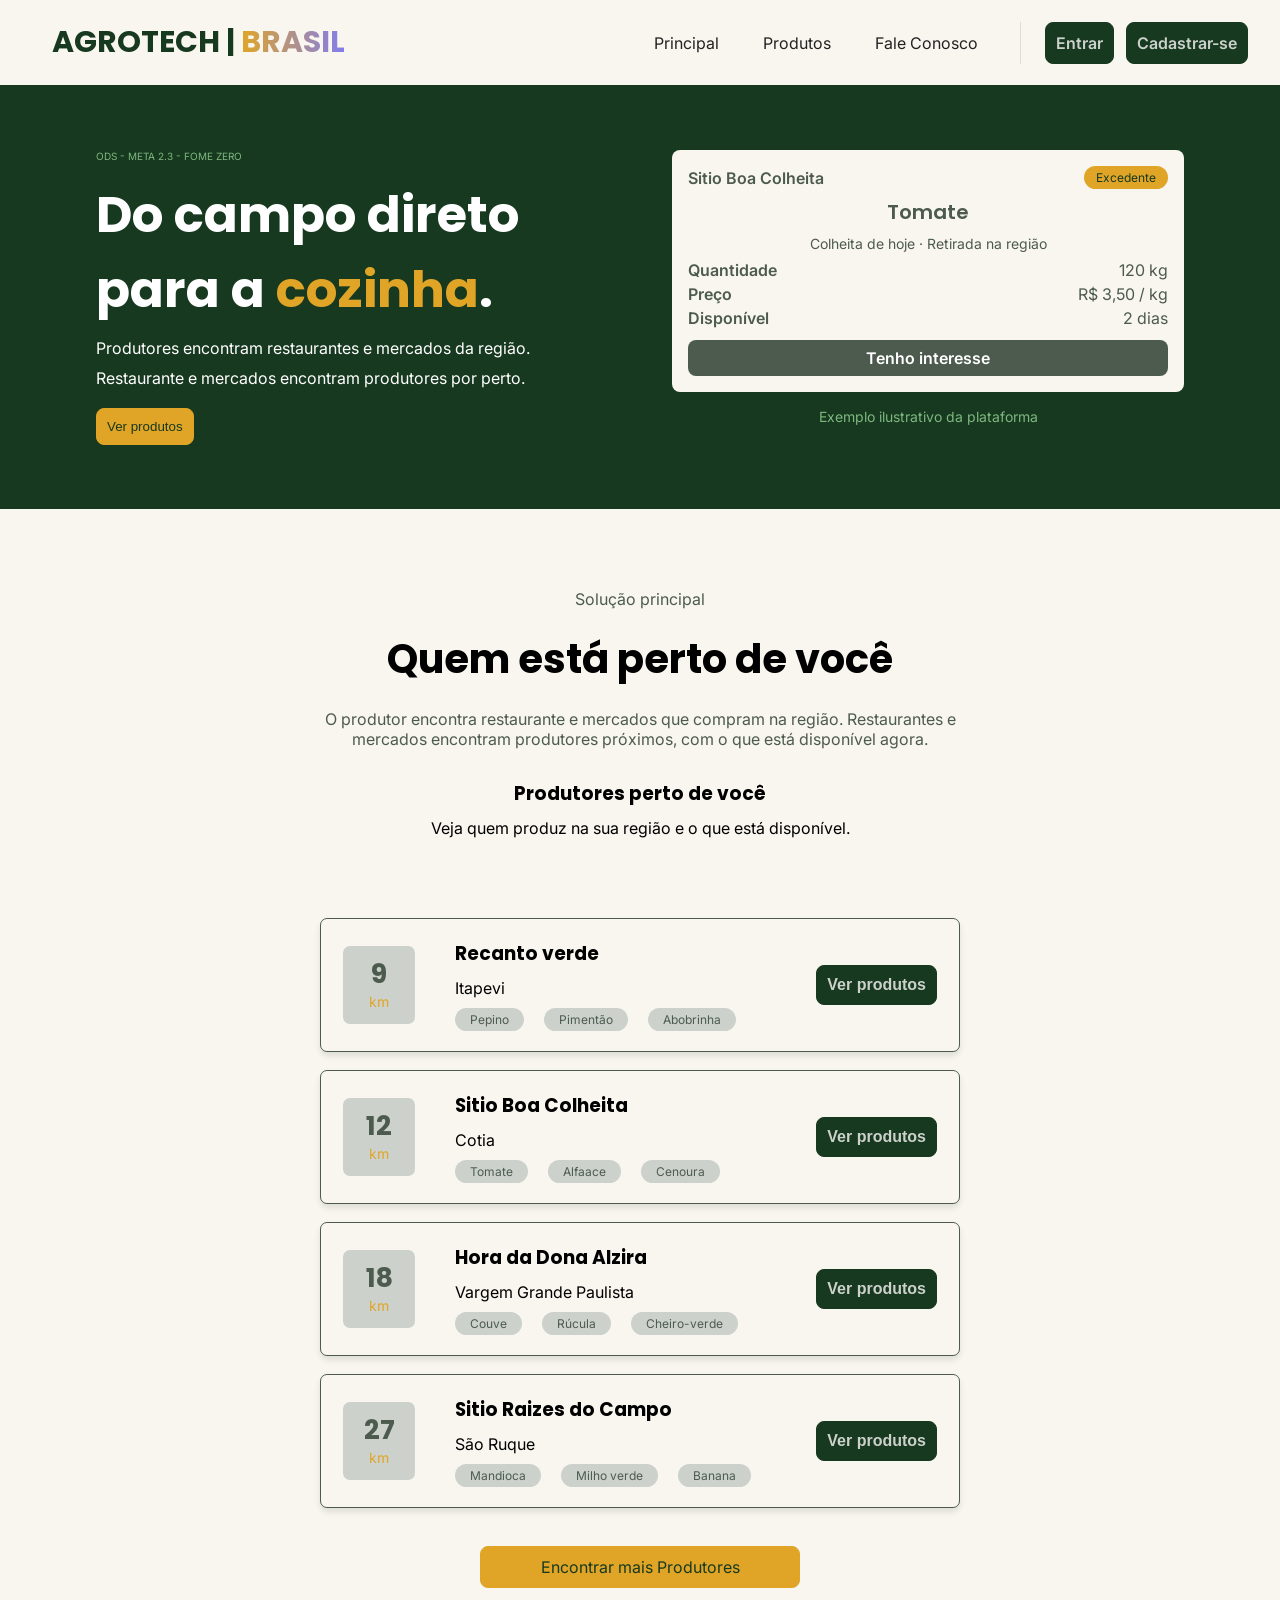
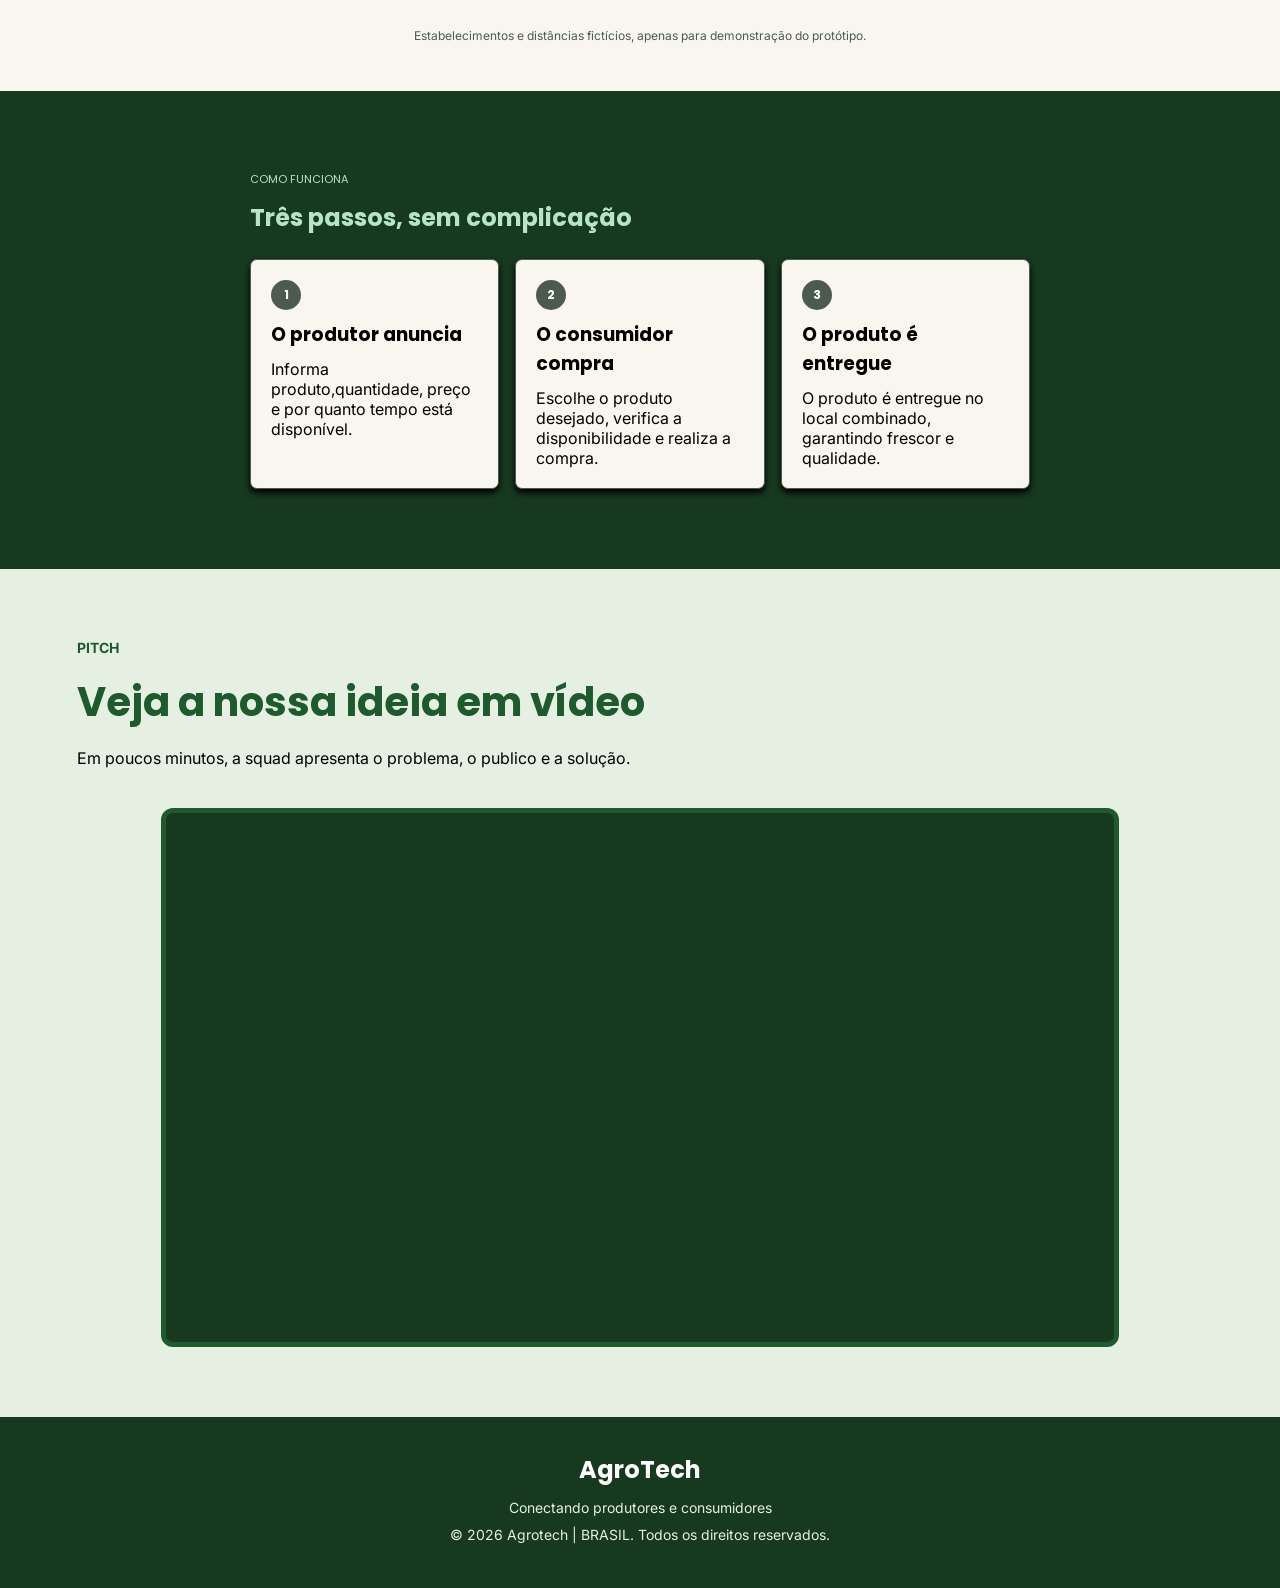
<file: templates/index.html>
<!DOCTYPE html>
<html lang="pt-br">

<head>
    <meta charset="UTF-8">
    <meta name="viewport" content="width=device-width, initial-scale=1.0">
    <title>Agrotech | BRASIL</title>

    <link rel="stylesheet" href="../css/styles.css">
    <link rel="stylesheet" href="../css/principal.css">

</head>

<body>
    <header class="header">
        <h1 class="logo">AGROTECH | <span class="brasil">BRASIL</span></h1>
        <nav class="nav">
            <ul class="menu">
                <li><a href="index.html" class="ativo">Principal</a></li>
                <li><a href="produtos.html">Produtos</a></li>
                <li><a href="fale-conosco.html">Fale Conosco</a></li>
            </ul>

            <div class="acoes">
                <a href="login.html" class="btn btn-contorno">Entrar</a>
                <a href="cadastro.html" class="btn btn-preenchimento">Cadastrar-se</a>
            </div>
        </nav>
    </header>

    <main class="container">

        <div>
            <p class="ods">ODS - META 2.3 - FOME ZERO </p>
            <h2 class="titulo">Do campo direto <br>para a <span>cozinha</span>.</h2>
            <p class="exemplo">Produtores encontram restaurantes e mercados da região.</p>
            <p class="exemplo">Restaurante e mercados encontram produtores por perto.</p>
            <a href="produtos.html"><button class="btn-produtos">Ver produtos</button></a>
        </div>

        <section class="card-container">
            <article class="card-produto">
                <div class="card-topo">
                    <span class="produtor">Sitio Boa Colheita</span>
                    <span class="selo">Excedente</span>
                </div>

                <h3 class="produto-nome">Tomate</h3>
                <p class="produto-descricao">Colheita de hoje · Retirada na região</p>

                <dl class="produto-info">
                    <div class="info-linha">
                        <dt>Quantidade</dt>
                        <dd>120 kg</dd>
                    </div>
                    <div class="info-linha">
                        <dt>Preço</dt>
                        <dd>R$ 3,50 / kg</dd>
                    </div>
                    <div class="info-linha">
                        <dt>Disponível</dt> <!-- Sempre vem antes do <dd> Fica a dica -->
                        <dd>2 dias</dd>
                    </div>
                </dl>

                <p class="btn-interesse">Tenho interesse</p>
            </article>

            <p class="legenda">Exemplo ilustrativo da plataforma</p>
        </section>
    </main>

    <main class="container2">
        <div class="solucao-principal-container">
            <p class="solucao-principal">Solução principal</p>
            <h2 class="solucao-principal-titulo">Quem está perto de você</h2>
            <p class="solucao-principal-descricao">O produtor encontra restaurante e mercados que compram na região.
                Restaurantes e <br>mercados encontram produtores próximos, com o que está disponível agora.</p>
            <h3 class="produtores-perto">Produtores perto de você</h3>
            <p class="produtores-perto-descricao">Veja quem produz na sua região e o que está disponível.</p>
        </div>
    </main>

    <main class="container3">
        <div class="list">
            <div class="card">
                <div class="distancia">
                    <strong>9</strong>
                    <span>km</span>
                </div>
                <div class="info">
                    <h3>Recanto verde</h3>
                    <p class="cidade">Itapevi</p>
                    <div class="tags">
                        <span class="tag">Pepino</span>
                        <span class="tag">Pimentão</span>
                        <span class="tag">Abobrinha</span>
                    </div>
                </div>
                <button class="btn">Ver produtos</button>
            </div>

            <div class="card">
                <div class="distancia">
                    <strong>12</strong>
                    <span>km</span>
                </div>
                <div class="info">
                    <h3>Sitio Boa Colheita</h3>
                    <p class="cidade">Cotia</p>
                    <div class="tags">
                        <span class="tag">Tomate</span>
                        <span class="tag">Alfaace</span>
                        <span class="tag">Cenoura</span>
                    </div>
                </div>
                <button class="btn">Ver produtos</button>
            </div>

            <div class="card">
                <div class="distancia">
                    <strong>18</strong>
                    <span>km</span>
                </div>
                <div class="info">
                    <h3>Hora da Dona Alzira</h3>
                    <p class="cidade">Vargem Grande Paulista</p>
                    <div class="tags">
                        <span class="tag">Couve</span>
                        <span class="tag">Rúcula</span>
                        <span class="tag">Cheiro-verde</span>
                    </div>
                </div>
                <button class="btn">Ver produtos</button>
            </div>

            <div class="card">
                <div class="distancia">
                    <strong>27</strong>
                    <span>km</span>
                </div>
                <div class="info">
                    <h3>Sitio Raizes do Campo</h3>
                    <p class="cidade">São Ruque</p>
                    <div class="tags">
                        <span class="tag">Mandioca</span>
                        <span class="tag">Milho verde</span>
                        <span class="tag">Banana</span>
                    </div>
                </div>
                <button class="btn">Ver produtos</button>
            </div>
            <a href="produtores.html" class="btn-a">Encontrar mais Produtores</a>
        </div>
    </main>
    <p class="aviso">Estabelecimentos e distâncias fictícios, apenas para demonstração do protótipo.</p>

    <section class="tres-passos">
        <article class="passo">
            <p class="passo-titulo">COMO FUNCIONA</p>
            <h2 class="titulo-passos">Três passos, sem complicação</h2>

                <div class="passos-container">
                    <div class="card-passos">
                        <strong>1</strong>
                        <h3>O produtor anuncia</h3>
                        <p>Informa produto,quantidade, preço e por quanto tempo está disponível.</p>
                    </div>

                    <div class="card-passos">
                        <strong>2</strong>
                        <h3>O consumidor compra</h3>
                        <p>Escolhe o produto desejado, verifica a disponibilidade e realiza a compra.</p>
                    </div>
                    <div class="card-passos">
                        <strong>3</strong>
                        <h3>O produto é entregue</h3>
                        <p>O produto é entregue no local combinado, garantindo frescor e qualidade.</p>
                    </div>
                </div>
        </article>
    </section>

    <section class="pitch">
        <p class="pitch-label">PITCH</p>
        <h2>Veja a nossa ideia em vídeo</h2>
        <p class="pitch-descriçao">
            Em poucos minutos, a squad apresenta o problema, o publico e a solução.
        </p>

            <div class="pitch-video">
                <iframe
                    src="https://www.youtube.com/embed/xMF1q-bM7eM"
                    title="Pitch AgroTech"
                    allow="accelerometer; autoplay; clipboard-write; encrypted-media; gyroscope; picture-in-picture; web-share"
                    referrerpolicy="strict-origin-when-cross-origin"
                    allowfullscreen>
                </iframe>
            </div>
        
    </section>

    <footer>
        <h3>AgroTech</h3>

        <p>Conectando produtores e consumidores</p>
        
        <p>&copy; 2026 Agrotech | BRASIL. Todos os direitos reservados.</p>
    </footer>
</body>

</html>
</file>
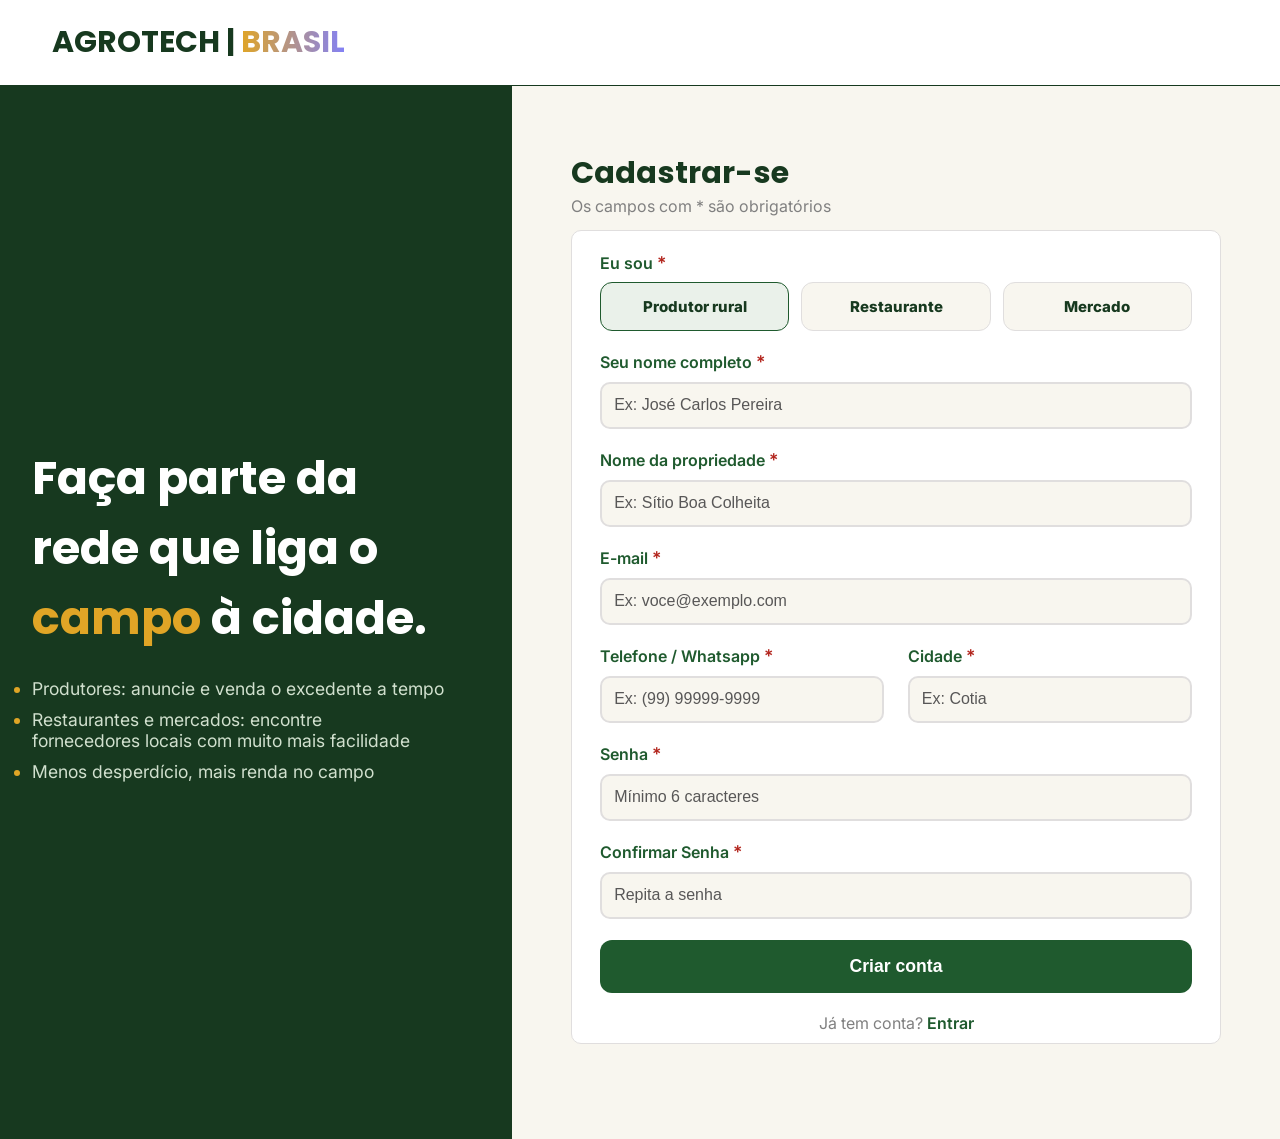
<file: templates/cadastro.html>
<!DOCTYPE html>
<html lang="pt-br">

<head>
    <meta charset="UTF-8">
    <meta name="viewport" content="width=device-width, initial-scale=1.0">
    <title>Agrotech</title>

    <link rel="stylesheet" href="../css/styles.css">
    <link rel="stylesheet" href="../css/cadastro.css">

</head>

<body>
    <header class="header">
        <h1 class="logo">AGROTECH | <span class="brasil">BRASIL</span></h1>
    </header>


    <main>
        <div class="hero">
            <div class="hero-content">
                <h1>Faça parte da rede que liga o <span class="destaque">campo</span> à cidade.</h1>
                <ul>
                    <li>Produtores: anuncie e venda o excedente a tempo</li>
                    <li>Restaurantes e mercados: encontre fornecedores locais com muito mais facilidade</li>
                    <li>Menos desperdício, mais renda no campo</li>
                </ul>

            </div>
        </div>

        <div class="area-cadastro">
            <h2>Cadastrar-se</h2>
            <p class="notify">Os campos com * são obrigatórios</p>

            <section class="formulario-cadastro">
                <form action="">
                    <label for="" class="label-opcoes-container">Eu sou <span class="obrigatorio">*</span></label>

                    <div class="opcoes-container">

                        <label class="opcao-card">
                            <input type="radio" name="perfil" value="produtor" checked>
                            <span>Produtor rural</span>
                        </label>


                        <label class="opcao-card">
                            <input type="radio" name="perfil" value="restaurante">
                            <span>Restaurante</span>
                        </label>


                        <label class="opcao-card">
                            <input type="radio" name="perfil" value="mercado">
                            <span>Mercado</span>
                        </label>
                    </div>

                    <div class="nome-usuario">
                        <label for="nome-usuario">Seu nome completo <span class="obrigatorio">*</span></label>
                        <input type="text" name="nome-usuario" id="nome-usuario" required
                            placeholder="Ex: José Carlos Pereira">
                    </div>

                    <div class="nome-propriedade">
                        <label for="nome-propriedade">Nome da propriedade <span class="obrigatorio">*</span></label>
                        <input type="text" name="nome-propriedade" id="nome-propriedade" required
                            placeholder="Ex: Sítio Boa Colheita">
                    </div>

                    <div class="email-usuario">
                        <label for="email-usuario">E-mail <span class="obrigatorio">*</span></label>
                        <input type="email" name="email-usuario" id="email-usuario" required
                            placeholder="Ex: voce@exemplo.com">
                    </div>
                    <div class="tel-city">
                        <div class="tel-usuario">
                            <label for="tel-usuario">Telefone / Whatsapp <span class="obrigatorio">*</span></label>
                            <input type="tel" name="tel-usuario" id="tel-usuario" required
                                placeholder="Ex: (99) 99999-9999">
                        </div>

                        <div class="cidade-usuario">
                            <label for="cidade-usuario">Cidade <span class="obrigatorio">*</span></label>
                            <input type="text" name="cidade-usuario" id="cidade-usuario" required
                                placeholder="Ex: Cotia">
                        </div>
                    </div>
                    <div class="senha-usuario">
                        <label for="senha-usuario">Senha <span class="obrigatorio">*</span></label>
                        <input type="password" name="senha-usuario" id="senha-usuario" required minlength="6"
                            placeholder="Mínimo 6 caracteres">
                    </div>

                    <div class="confirmar-senha-usuario">
                        <label for="confirmar-senha-usuario">Confirmar Senha <span class="obrigatorio">*</span></label>
                        <input type="password" name="confirmar-senha-usuario" id="confirmar-senha-usuario" required
                            minlength="6" placeholder="Repita a senha">
                    </div>
                    
                    <button type="submit">Criar conta</button>
                    <p class="login-p">Já tem conta? <a href="login.html">Entrar</a></p>

                </form>
            </section>
        </div>
    </main>
</body>

</html>
</file>
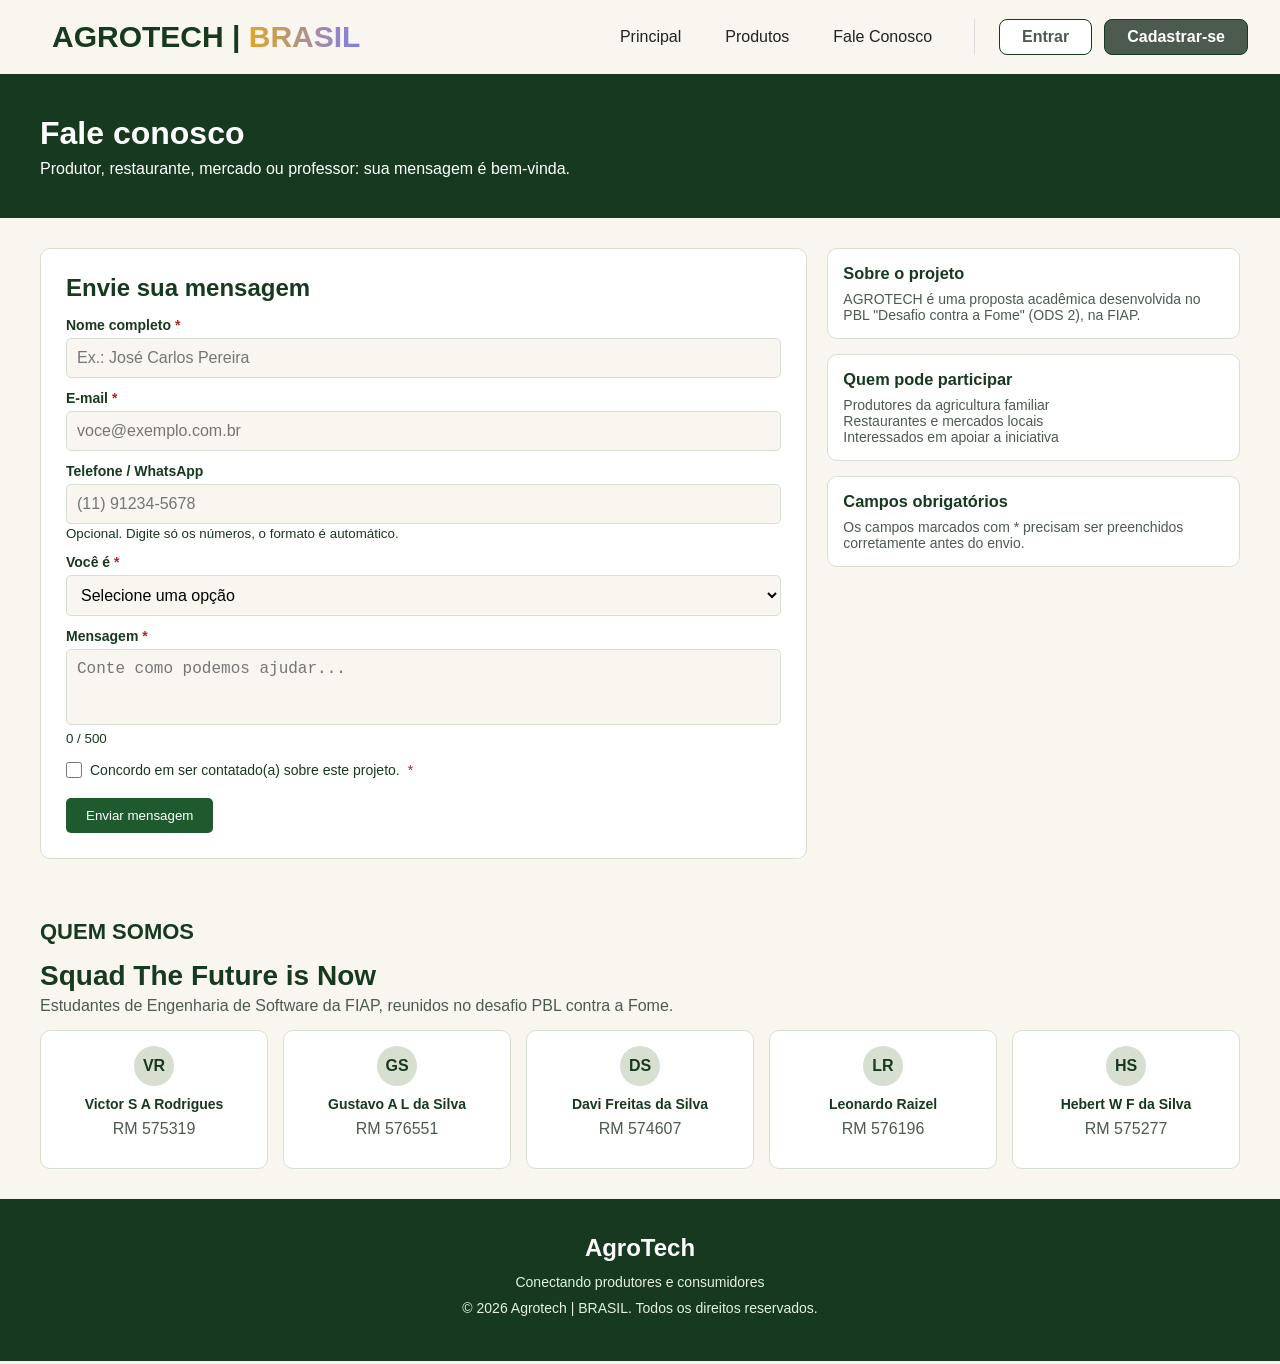
<file: templates/fale-conosco.html>
<!DOCTYPE html>
<html lang="pt-br">
<head>
    <meta charset="UTF-8">
    <meta name="viewport" content="width=device-width, initial-scale=1.0">
    <title>Fale Conosco</title>
    <link rel="stylesheet" href="../css/faleconosco.css">
</head>

<body>
    <header class="header">
        <h1 class="logo"><a href="./index.html">AGROTECH | </a><span class="brasil">BRASIL</span></h1>
        <nav class="nav">
            <ul class="menu">
                <li><a href="./index.html" class="ativo">Principal</a></li>
                <li><a href="./produtos.html">Produtos</a></li>
                <li><a href="./faleConosco.html" class="ativo">Fale Conosco</a></li>
            </ul>

            <div class="acoes">
                <a href=".login.html" class="btn btn-contorno">Entrar</a>
                <a href="#" class="btn btn-preenchimento">Cadastrar-se</a>
            </div>
        </nav>
    </header>

    <section class="banner">
        <h1>Fale conosco</h1>
        <p>Produtor, restaurante, mercado ou professor: sua mensagem é bem-vinda.</p>
    </section>

    <main class="conteudo">
        <section class="formulario">
            <h2>Envie sua mensagem</h2>
            <form action="/enviar" method="post">
                <label for="nome">Nome completo <span>*</span></label>
                <input type="text" id="nome" name="nome" placeholder="Ex.: José Carlos Pereira" required>

                <label for="email">E-mail <span>*</span></label>
                <input type="email" id="email" name="email" placeholder="voce@exemplo.com.br" required>

                <label for="telefone">Telefone / WhatsApp</label>
                <input type="tel" id="telefone" name="telefone" placeholder="(11) 91234-5678">
                <small>Opcional. Digite só os números, o formato é automático.</small>

                <label for="opcao">Você é <span>*</span></label>
                <select id="opcao" name="opcao" required>
                    <option value="">Selecione uma opção</option>
                    <option value="produtor">Produtor</option>
                    <option value="restaurante">Restaurante</option>
                    <option value="mercado">Mercado</option>
                </select>

                <label for="mensagem">Mensagem <span>*</span></label>
                <textarea id="mensagem" name="mensagem" rows="3" maxlength="500" placeholder="Conte como podemos ajudar..." required></textarea>
                <small class="contador">0 / 500</small>

                <label class="aceite">
                    <input type="checkbox" name="aceite" required>
                    Concordo em ser contatado(a) sobre este projeto. <span>*</span>
                </label>

                <button type="submit">Enviar mensagem</button>
            </form>
        </section>

        <aside class="lateral">
            <section class="card">
                <h3>Sobre o projeto</h3>
                <p>AGROTECH é uma proposta acadêmica desenvolvida no PBL "Desafio contra a Fome" (ODS 2), na FIAP.</p>
            </section>
            <section class="card">
                <h3>Quem pode participar</h3>
                <ul>
                    <li>Produtores da agricultura familiar</li>
                    <li>Restaurantes e mercados locais</li>
                    <li>Interessados em apoiar a iniciativa</li>
                </ul>
            </section>
            <section class="card">
                <h3>Campos obrigatórios</h3>
                <p>Os campos marcados com * precisam ser preenchidos corretamente antes do envio.</p>
            </section>
        </aside>
    </main>

    <section class="informacoes">
        <h2>QUEM SOMOS</h2>
        <h3>Squad The Future is Now</h3>
        <p>Estudantes de Engenharia de Software da FIAP, reunidos no desafio PBL contra a Fome.</p>

        <ul class="equipe">
            <li class="integrante">
                <section class="iniciais">VR</section>
                <h4>Victor S A Rodrigues</h4>
                <p>RM 575319</p>
            </li>
            <li class="integrante">
                <section class="iniciais">GS</section>
                <h4>Gustavo A L da Silva</h4>
                <p>RM 576551</p>
            </li>
            <li class="integrante">
                <section class="iniciais">DS</section>
                <h4>Davi Freitas da Silva</h4>
                <p>RM 574607</p>
            </li>
            <li class="integrante">
                <section class="iniciais">LR</section>
                <h4>Leonardo Raizel</h4>
                <p>RM 576196</p>
            </li>
            <li class="integrante">
                <section class="iniciais">HS</section>
                <h4>Hebert W F da Silva</h4>
                <p>RM 575277</p>
            </li>
        </ul>
    </section>

    <footer>
        <h3>AgroTech</h3>

        <p>Conectando produtores e consumidores</p>
        
        <p>&copy; 2026 Agrotech | BRASIL. Todos os direitos reservados.</p>
    </footer>
</body>
</html>
</file>
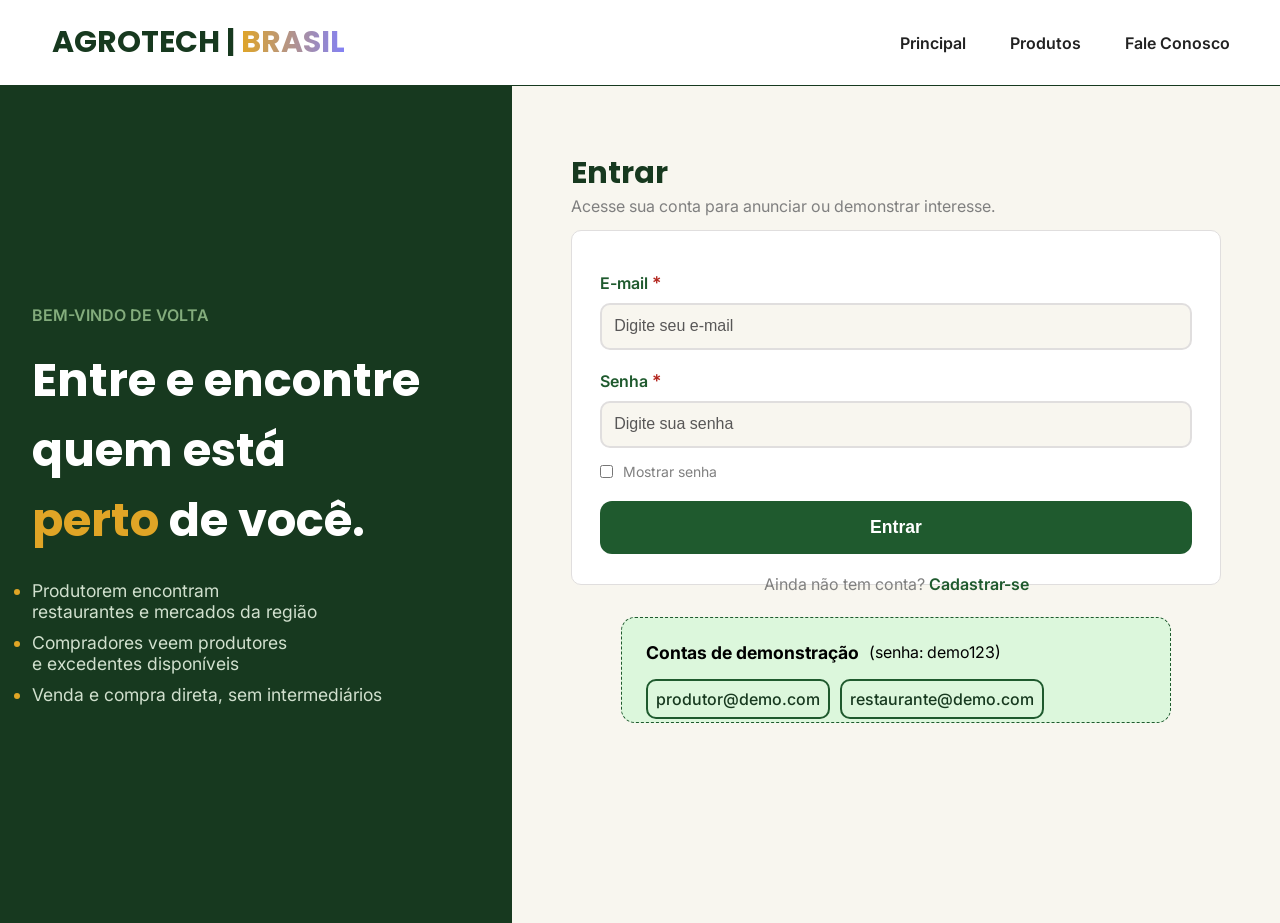
<file: templates/login.html>
<!DOCTYPE html>
<html lang="pt-br">

<head>
    <meta charset="UTF-8">
    <meta name="viewport" content="width=device-width, initial-scale=1.0">
    <title>Agrotech</title>

    <link rel="stylesheet" href="../css/styles.css">
    <link rel="stylesheet" href="../css/login.css">


</head>

<body>

    <header class="header">
        <h1 class="logo">AGROTECH | <span class="brasil">BRASIL</span></h1>
        <nav class="nav">
            <ul class="menu">
                <li><a href="index.html" class="ativo">Principal</a></li>
                <li><a href="produtos.html">Produtos</a></li>
                <li><a href="fale-conosco.html">Fale Conosco</a></li>
            </ul>
        </nav>
    </header>


    <main>
        <div class="hero">
            <div class="hero-content">
                <span class="bem-vindo">BEM-VINDO DE VOLTA</span>
                <h1>Entre e encontre quem está <span class="destaque">perto</span> de você.</h1>
                <ul>
                    <li>Produtorem encontram restaurantes e mercados da região</li>
                    <li>Compradores veem produtores e excedentes disponíveis</li>
                    <li>Venda e compra direta, sem intermediários</li>
                </ul>

            </div>
        </div>

        <div class="area-cadastro">
            <h2>Entrar</h2>
            <p class="notify">Acesse sua conta para anunciar ou demonstrar interesse.</p>

            <section class="formulario-cadastro">
                <form action="">



                    <div class="email-usuario">
                        <label for="email-usuario">E-mail <span class="obrigatorio">*</span></label>
                        <input type="email" name="email-usuario" id="email-usuario" required
                            placeholder="Digite seu e-mail">
                    </div>

                    <div class="senha-usuario">
                        <label for="senha-usuario">Senha <span class="obrigatorio">*</span></label>
                        <input type="password" name="senha-usuario" id="senha-usuario" required minlength="6"
                            placeholder="Digite sua senha">
                    </div>

                    <div class="check-container">
                        <input name="mostrar-senha" id="mostrar-senha" type="checkbox">
                        <label for="mostrar-senha">Mostrar senha</label>
                    </div>


                    <button type="submit">Entrar</button>
                    <p class="login-p">Ainda não tem conta? <a href="cadastro.html">Cadastrar-se</a></p>

                </form>
            </section>

            <div class="demo">
                <div class="demo-top">
                    <h5 class="demo-title">Contas de demonstração</h5>
                    <p class="demo-password">(senha: demo123)</p>
                </div>

                <div class="demo-bottom">
                    <p>produtor@demo.com</p>
                    <p>restaurante@demo.com</p>
                </div>

            </div>



        </div>



    </main>



</body>

</html>
</file>
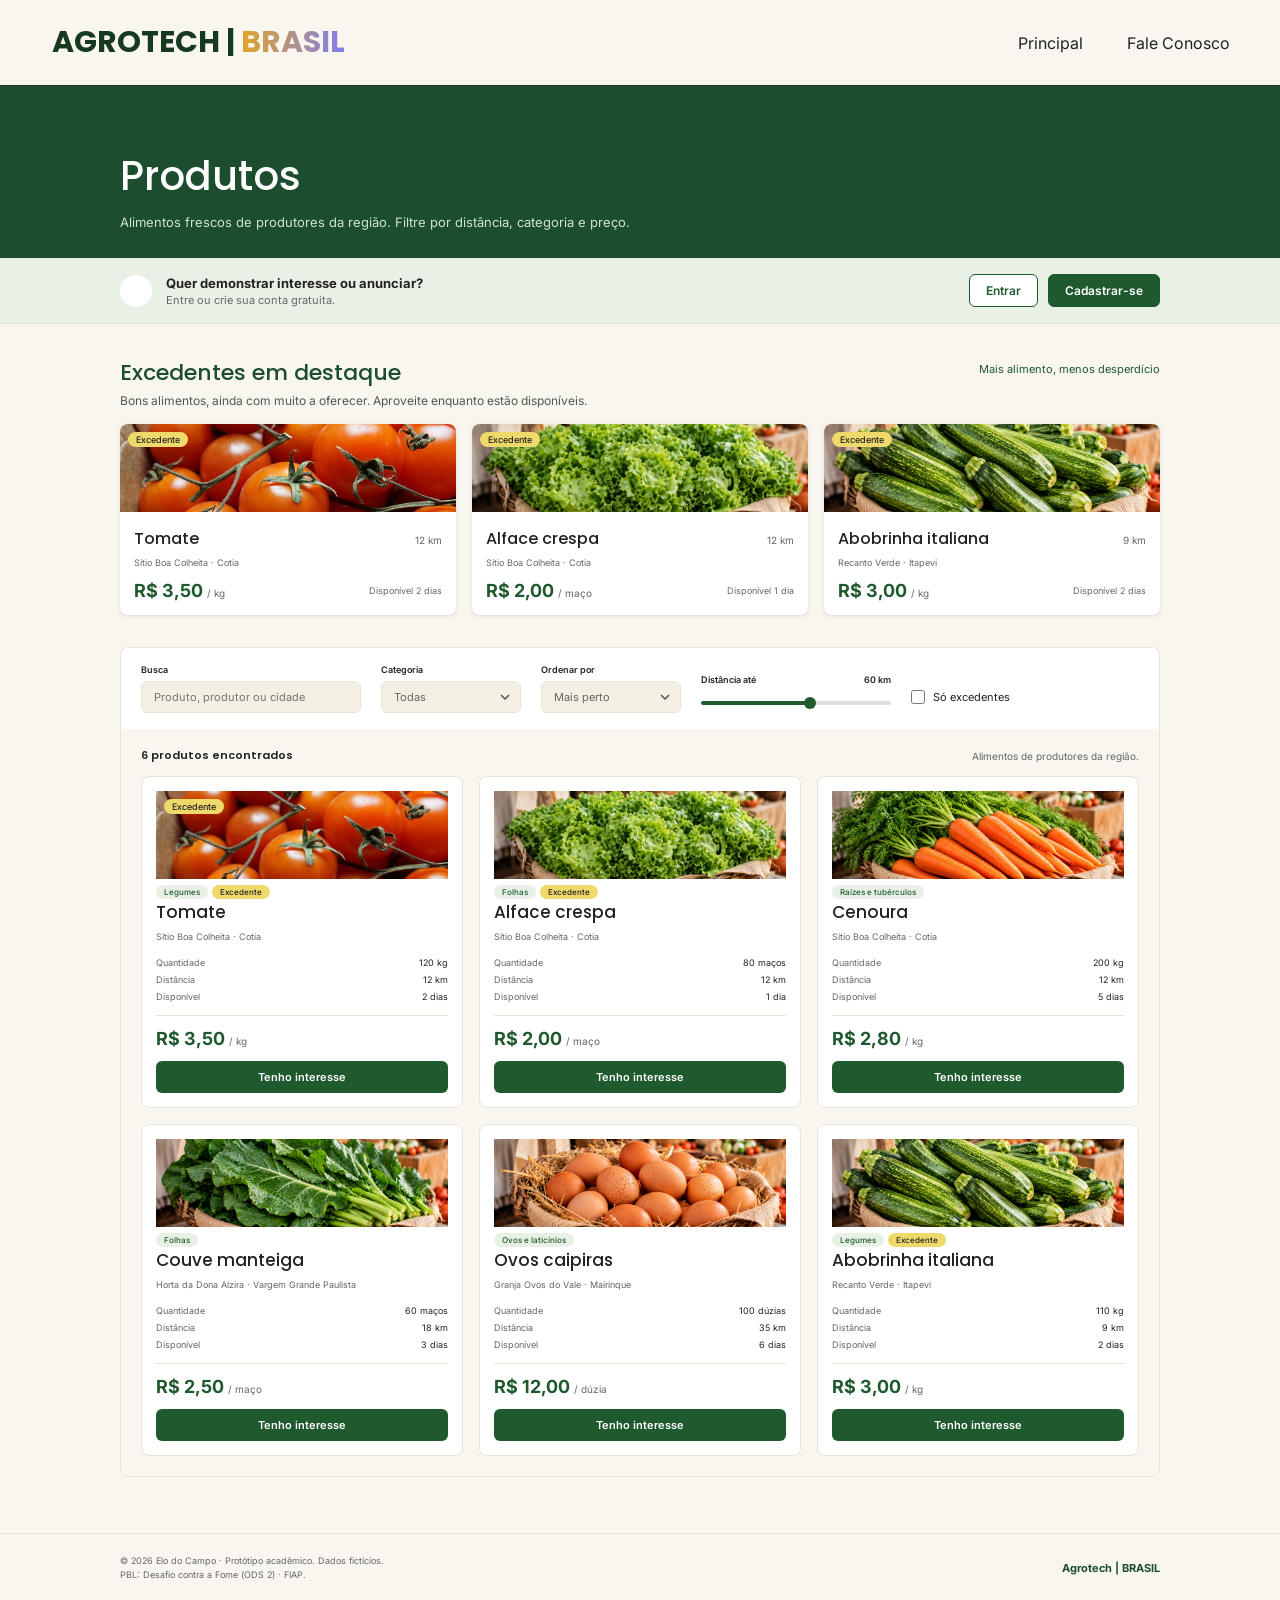
<file: templates/produtos.html>
<!DOCTYPE html>
<html lang="pt-br">
 
<head>
    <meta charset="UTF-8">
    <meta name="viewport" content="width=device-width, initial-scale=1.0">
    <title>Produtos | Agrotech | BRASIL</title>
    <link rel="stylesheet" href="../css/styles.css">
    <link rel="stylesheet" href="../css/produtores.css">
</head>
 
<body>
    <!--  Cabeçalho  -->
    <header class="header">
        <h1 class="logo">AGROTECH | <span class="brasil">BRASIL</span></h1>
        <nav class="nav">
            <ul class="menu">
                <li><a href="index.html">Principal</a></li>
                <li><a href="fale-conosco.html">Fale Conosco</a></li>
            </ul>
        </nav>
    </header>

    <section class="topo">
            <h1 class="topo-titulo">Produtos</h1>
            <p class="topo-descricao">Alimentos frescos de produtores da região. Filtre por distância, categoria e preço.</p>
    </section>
 
    <!-- ===== Aviso de login ===== -->
    <section class="aviso">
        <div class="aviso-conteudo">
            <div class="aviso-icone">
                <ion-icon name="people-outline"></ion-icon>
            </div>
            <div class="aviso-texto">
                <strong>Quer demonstrar interesse ou anunciar?</strong>
                <span>Entre ou crie sua conta gratuita.</span>
            </div>
            <div class="aviso-botoes">
                <a href="./login.html" class="btn btn-secundario">Entrar</a>
                <a href="./cadastro.html" class="btn btn-primario">Cadastrar-se</a>
            </div>
        </div>
    </section>
 
    <main class="pagina">
        <!-- ===== Excedentes em destaque ===== -->
        <section class="destaques">
            <div class="destaques-topo">
                <div>
                    <h2 class="secao-titulo">Excedentes em destaque</h2>
                    <p class="secao-descricao">Bons alimentos, ainda com muito a oferecer. Aproveite enquanto estão disponíveis.</p>
                </div>
                <span class="lema">
                    <ion-icon name="leaf-outline"></ion-icon>
                    Mais alimento, menos desperdício
                </span>
            </div>
 
            <section class="grid-destaques">
                <article class="card-destaque">
                    <div class="foto">
                        <img src="../imagens/Tomate.jpg" alt="Caixa de tomates">
                        <span class="selo">Excedente</span>
                    </div>
                    <section class="info">
                        <div class="linha">
                            <h3 class="nome">Tomate</h3>
                            <span class="distancia">12 km</span>
                        </div>
                        <p class="produtor">Sítio Boa Colheita · Cotia</p>
                        <div class="linha linha-preco">
                            <strong class="preco">R$ 3,50 <small>/ kg</small></strong>
                            <span class="prazo"><ion-icon name="time-outline"></ion-icon>Disponível 2 dias</span>
                        </div>
                    </section>
                </article>
 
                <article class="card-destaque">
                    <div class="foto">
                        <img src="../imagens/Alface.png" alt="Cesta de alface crespa">
                        <span class="selo">Excedente</span>
                    </div>
                    <section class="info">
                        <div class="linha">
                            <h3 class="nome">Alface crespa</h3>
                            <span class="distancia">12 km</span>
                        </div>
                        <p class="produtor">Sítio Boa Colheita · Cotia</p>
                        <div class="linha linha-preco">
                            <strong class="preco">R$ 2,00 <small>/ maço</small></strong>
                            <span class="prazo"><ion-icon name="time-outline"></ion-icon>Disponível 1 dia</span>
                        </div>
                    </section>
                </article>
 
                <article class="card-destaque">
                    <div class="foto">
                        <img src="../imagens/Abobrinha.png" alt="Caixa de abobrinha italiana">
                        <span class="selo">Excedente</span>
                    </div>
                    <section class="info">
                        <div class="linha">
                            <h3 class="nome">Abobrinha italiana</h3>
                            <span class="distancia">9 km</span>
                        </div>
                        <p class="produtor">Recanto Verde · Itapevi</p>
                        <div class="linha linha-preco">
                            <strong class="preco">R$ 3,00 <small>/ kg</small></strong>
                            <span class="prazo"><ion-icon name="time-outline"></ion-icon>Disponível 2 dias</span>
                        </div>
                    </section>
                </article>
            </section>
        </section>
 
        <!-- ===== Filtros + resultados ===== -->
        <section class="catalogo">
            <form class="filtros" onsubmit="return false">
                <div class="campo campo-busca">
                    <label for="busca">Busca</label>
                    <div class="input-icone">
                        
                        <input type="search" id="busca" placeholder="Produto, produtor ou cidade">
                    </div>
                </div>
 
                <div class="campo">
                    <label for="categoria">Categoria</label>
                    <select id="categoria">
                        <option value="">Todas</option>
                        <option value="legumes">Legumes</option>
                        <option value="folhas">Folhas</option>
                        <option value="raizes">Raízes e tubérculos</option>
                        <option value="ovos">Ovos e laticínios</option>
                    </select>
                </div>
 
                <div class="campo">
                    <label for="ordem">Ordenar por</label>
                    <select id="ordem">
                        <option value="distancia-asc">Mais perto</option>
                        <option value="distancia-desc">Mais longe</option>
                        <option value="preco-asc">Menor preço</option>
                        <option value="preco-desc">Maior preço</option>
                    </select>
                </div>
 
                <div class="campo campo-slider">
                    <div class="topo-slider">
                        <label for="distancia">Distância até</label>
                        <output id="distOut">60 km</output>
                    </div>
                    <input type="range" id="distancia" min="5" max="100" value="60">
                </div>
 
                <label class="check">
                    <input type="checkbox" id="soExcedentes">
                    <span>Só excedentes</span>
                </label>
            </form>
 
            <section class="resultado">
                <h3 class="resultado-titulo">6 produtos encontrados</h3>
                <p class="resultado-descricao">Alimentos de produtores da região.</p>
            </section>
 
            <section class="grid-produtos">
                <article class="card-produto">
                    <div class="foto">
                        <img src="../imagens/Tomate.jpg" alt="Caixa de tomates">
                        <span class="selo">Excedente</span>
                        <span class="tag">Legumes</span>
                        <span class="tag tag-excedente">Excedente</span>
                    </div>
                    <h3 class="nome">Tomate</h3>
                    <p class="produtor">Sítio Boa Colheita · Cotia</p>
                    <dl class="detalhes">
                        <div><dt>Quantidade</dt><dd>120 kg</dd></div>
                        <div><dt>Distância</dt><dd>12 km</dd></div>
                        <div><dt>Disponível</dt><dd>2 dias</dd></div>
                    </dl>
                    <strong class="preco">R$ 3,50 <small>/ kg</small></strong>
                    <button type="button" class="btn-interesse">Tenho interesse</button>
                </article>
 
                <article class="card-produto">
                    <div class="foto">
                        <img src="../imagens/Alface.png" alt="Cesta de alface crespa">
                        <span class="tag">Folhas</span>
                        <span class="tag tag-excedente">Excedente</span>
                    </div>
                    <h3 class="nome">Alface crespa</h3>
                    <p class="produtor">Sítio Boa Colheita · Cotia</p>
                    <dl class="detalhes">
                        <div><dt>Quantidade</dt><dd>80 maços</dd></div>
                        <div><dt>Distância</dt><dd>12 km</dd></div>
                        <div><dt>Disponível</dt><dd>1 dia</dd></div>
                    </dl>
                    <strong class="preco">R$ 2,00 <small>/ maço</small></strong>
                    <button type="button" class="btn-interesse">Tenho interesse</button>
                </article>
 
                <article class="card-produto">
                    <div class="foto">
                        <img src="../imagens/Cenouras.png" alt="Cesta de cenouras">
                        <span class="tag">Raízes e tubérculos</span>
                    </div>
                    <h3 class="nome">Cenoura</h3>
                    <p class="produtor">Sítio Boa Colheita · Cotia</p>
                    <dl class="detalhes">
                        <div><dt>Quantidade</dt><dd>200 kg</dd></div>
                        <div><dt>Distância</dt><dd>12 km</dd></div>
                        <div><dt>Disponível</dt><dd>5 dias</dd></div>
                    </dl>
                    <strong class="preco">R$ 2,80 <small>/ kg</small></strong>
                    <button type="button" class="btn-interesse">Tenho interesse</button>
                </article>
 
                <article class="card-produto">
                    <div class="foto">
                        <img src="../imagens/Couve.png" alt="Caixa de couve manteiga">
                        <span class="tag">Folhas</span>
                    </div>
                    <h3 class="nome">Couve manteiga</h3>
                    <p class="produtor">Horta da Dona Alzira · Vargem Grande Paulista</p>
                    <dl class="detalhes">
                        <div><dt>Quantidade</dt><dd>60 maços</dd></div>
                        <div><dt>Distância</dt><dd>18 km</dd></div>
                        <div><dt>Disponível</dt><dd>3 dias</dd></div>
                    </dl>
                    <strong class="preco">R$ 2,50 <small>/ maço</small></strong>
                    <button type="button" class="btn-interesse">Tenho interesse</button>
                </article>
 
                <article class="card-produto">
                    <div class="foto">
                        <img src="../imagens/Ovos.png" alt="Caixa de ovos caipiras">
                        <span class="tag">Ovos e laticínios</span>
                    </div>
                    <h3 class="nome">Ovos caipiras</h3>
                    <p class="produtor">Granja Ovos do Vale · Mairinque</p>
                    <dl class="detalhes">
                        <div><dt>Quantidade</dt><dd>100 dúzias</dd></div>
                        <div><dt>Distância</dt><dd>35 km</dd></div>
                        <div><dt>Disponível</dt><dd>6 dias</dd></div>
                    </dl>
                    <strong class="preco">R$ 12,00 <small>/ dúzia</small></strong>
                    <button type="button" class="btn-interesse">Tenho interesse</button>
                </article>
 
                <article class="card-produto">
                    <div class="foto">
                        <img src="../imagens/Abobrinha.png" alt="Caixa de abobrinha italiana">
                        <span class="tag">Legumes</span>
                        <span class="tag tag-excedente">Excedente</span>
                    </div>
                    <h3 class="nome">Abobrinha italiana</h3>
                    <p class="produtor">Recanto Verde · Itapevi</p>
                    <dl class="detalhes">
                        <div><dt>Quantidade</dt><dd>110 kg</dd></div>
                        <div><dt>Distância</dt><dd>9 km</dd></div>
                        <div><dt>Disponível</dt><dd>2 dias</dd></div>
                    </dl>
                    <strong class="preco">R$ 3,00 <small>/ kg</small></strong>
                    <button type="button" class="btn-interesse">Tenho interesse</button>
                </article>
            </section>
        </section>
    </main>
 
    <!-- ===== Rodapé ===== -->
    <footer class="rodape">
        <div class="rodape-conteudo">
            <p>
                &copy; 2026 Elo do Campo · Protótipo acadêmico. Dados fictícios.<br>
                PBL: Desafio contra a Fome (ODS 2) · FIAP.
            </p>
            <strong class="rodape-marca">Agrotech | BRASIL</strong>
        </div>
    </footer>
 
    <script>
        // Atualiza o valor e o preenchimento do slider de distância
        const slider = document.getElementById('distancia');
        const saida = document.getElementById('distOut');
 
        function atualizarSlider() {
            const pct = ((slider.value - slider.min) / (slider.max - slider.min)) * 100;
            slider.style.setProperty('--valor', pct + '%');
            saida.textContent = slider.value + ' km';
        }
        slider.addEventListener('input', atualizarSlider);
        atualizarSlider();
    </script>
</body>
 
</html>
</file>
<file: css/styles.css>
@import url('https://fonts.googleapis.com/css2?family=Inter:wght@300;400;500;600;700&family=Poppins:wght@400;700&display=swap');

:root {

    --Verde-principal: #17391F;
    --Verde-secundario:#1F5A2E;
    --Verde-suave: #4D5B4F;
    --Cor-ERRO: #B3261E;
    --cor-box:#F8F6EF;
    --branco:#fff;
    --Amarelo-destaque: #E0A526;


}

body {
    font-family: 'Inter', sans-serif;
}


h1,h2,h3,h4 {
    font-family: 'Poppins', sans-serif;
}
</file>
<file: css/principal.css>
:root {

    --Verde-principal: #17391F;
    --Verde-secundario:#1F5A2E;
    --Verde-suave: #4D5B4F;
    --Cor-ERRO: #B3261E;
    --cor-box:#F8F6EF;
    --branco:#fff;
    --Amarelo-destaque: #E0A526;
    --Cor-fundo: #ccd1cc;
    --cor-passos: #495f40;
    --cor-passos-texto: #b7e4c7;

}

* {
    margin: 0;
    padding: 0;
    box-sizing: border-box;
}


body {
    font-family: 'Inter', sans-serif;
    margin: 0;
    background-color: #F8F6EF;
}

header {
    display: flex;
    align-items: center;
    justify-content: space-between;
    padding: 12px 32px;
    border-bottom: 1px solid var(--Verde-principal); /* linha verde embaixo */
}

.logo {
    margin-left: 20px;
    padding: 8px 0;
    font-size: 30px;
    font-weight: 700;
    color: var(--Verde-principal);
}

.brasil {
    background: linear-gradient(to right, var(--Amarelo-destaque), rgba(7, 4, 238, 0.5));
    -webkit-background-clip: text;
    -webkit-text-fill-color: transparent;
    background-clip: text;
}

nav {
    display: flex;
    align-items: center;
    gap: 16px;
}

/* Menu */
.menu {
    display: flex;
    align-items: center;
    gap: 8px;
    list-style: none;
    margin: 0;
    padding: 0;
}

.menu a {
    display: block;
    padding: 8px 18px;
    border-radius: 8px;
    color: #222;
    text-decoration: none;
    font-size: 16px;
}

.menu a:hover {
    background: var(--Verde-suave);
    color: var(--branco);
}

/* Área dos botões com divisor vertical */
.acoes {
    display: flex;
    align-items: center;
    gap: 12px;
    padding-left: 24px;
    margin-left: 8px;
    border-left: 1px solid #ddd; /* divisor */
}

/* Botões */
.btn {
    padding: 8px 22px;
    border-radius: 8px;
    font-size: 16px;
    font-weight: 600;
    text-decoration: none;
    transition: 0.2s;
}

.btn-a {
    display: flex;
    text-align: center;
    justify-content: center;
    margin-left: 25%;
    margin-top: 20px;
    padding: 10px;
    width: 50%;
    border: 1px solid var(--Amarelo-destaque);
    border-radius: 8px;
    color: var(--Verde-principal);
    background: var(--Amarelo-destaque);
    text-decoration: none;
}

.btn-a:hover {
    background: var(--Verde-principal);
    color: var(--Amarelo-destaque);
}


.btn-produtores:hover {
    background: var(--Verde-principal);
    color: var(--Amarelo-destaque);
}


.btn-contorno {
    border: 1px solid var(--Verde-principal);
    color: var(--Verde-suave);
    background: #fff;
}

.btn-contorno:hover {
    background: var(--Verde-suave);
    color: #fff;
}

.btn-preenchimento {
    border: 1px solid var(--Verde-principal);
    color: var(--branco);
    background: var(--Verde-suave);
}

.btn-preenchimento:hover {
    background: var(--Verde-principal);
}

.container {
    display: grid;
    grid-template-columns: 1fr 1fr;
    align-items: start;
    gap: 64px;
    background: var(--Verde-principal);
    padding: 64px 96px;
}

.btn-produtos {
    margin-top: 20px;
    padding: 10px;
    border: 1px solid var(--Amarelo-destaque);
    border-radius: 8px;
    color: var(--Verde-principal);
    background: var(--Amarelo-destaque);
}

.btn-produtos:hover {
    background: var(--Verde-principal);
    color: var(--Amarelo-destaque);
}


.ods {
    font-size: 10px;
    margin-bottom: 16px;
    color: #7eb77f;
}

.titulo {
    font-size: 50px;
    color: var(--branco);
}

span {
    color: var(--Amarelo-destaque);
}

.exemplo {
    font-size: 16px;
    color: var(--branco);
    margin-top: 10px;
    
}

.card-container {
   text-align: center;
}

.card-produto {
    display:grid;
    grid-template-columns: 1fr;
    align-items: start;
    background: var(--cor-box);
    border-radius: 8px;
    padding: 16px;
}

.produtor {
    font-weight: 600;
    font-size: 16px;
    color: var(--Verde-suave);
}

.selo {
    font-size: 12px;
    padding: 4px 12px;
    border-radius: 30px;
    background-color: #E0A526;
    color: var(--Verde-principal)
}
    
.card-topo {
    display: flex;
    justify-content: space-between;
    align-items: center;
    margin-bottom: 8px;
}

.produto-nome {
    font-size: 20px;
    font-weight: 600;
    margin-bottom: 8px;
    color: var(--Verde-suave);
}

.produto-descricao {
    font-size: 14px;
    color: var(--Verde-suave);
    margin-bottom: 8px;
    color: var(--Verde-suave);
}

.produto-info {
    margin-bottom: 8px;
    color: var(--Verde-suave);
}

.info-linha {
    display: flex;
    justify-content: space-between;
    margin-bottom: 4px;
    color: var(--Verde-suave);
}

.info-linha dt {
    font-weight: 600;
}

.info-linha dd {
    text-align: right;
}

.btn-interesse {
    padding: 8px 22px;
    border-radius: 8px;
    font-size: 16px;
    font-weight: 600;
    background: var(--Verde-suave);
    text-decoration: none;
    color: var(--branco);
    text-align: center;
}

.legenda {
    font-size: 14px;
    color: #7eb77f;
    margin-top: 16px;
}

@media (max-width: 800px) {
    .hero {
        grid-template-columns: 1fr;
        padding: 40px 24px;
    }

    .hero h2 {
        font-size: 40px;
    }
}

h1,h2,h3,h4 {
    font-family: 'Poppins', sans-serif;
}

/* Quem esta perto de voce */


.container2 {
    display: flex;
    justify-content: center;
    align-items: center;
    margin-top: 5rem;
}

.solucao-principal-container {
    text-align: center;
}

.solucao-principal {
    margin-bottom: 20px;
    color: var(--Verde-suave);
}

.solucao-principal-titulo {
    margin-bottom: 20px;
    font-size: 40px;
}

.solucao-principal-descricao {
    font-size: 16px;
    color: var(--Verde-suave);
}

.produtores-perto {
    margin-top: 30px;
}

.produtores-perto-descricao {
    margin-top: 10px;
}

.container3 {
    display: flex;
    width: 100%;
    justify-content: center;
    align-items: center;
    margin-top: 5rem;
}

.list {
    display: flex;
    flex-direction: column;
    width: 50%;
    gap: 18px;
    max-width: 860px;
}

.card {
    display: flex;
    align-items: center;
    gap: 40px;
    padding: 20px 22px;
    background: var(--cor-box);
    border: 1px solid var(--Verde-suave);
    border-radius: 7px;
    box-shadow: 0 4px 6px rgba(0, 0, 0, 0.1);
}

.distancia {
    flex: 0 0 72px;
    height: 78px;
    display: flex;
    flex-direction: column;
    justify-content: center;
    align-items: center;
    background: var(--Cor-fundo);
    border-radius: 7px;
    color: var(--Verde-suave);
}

.distancia strong {
    font-family: "Poppins", sans-serif;
    font-size: 27px;
    line-height: 1;
}

.distancia span {
    margin-top: 6px;
    font-size: 14px;
}

.info h3 {
    margin-bottom: 10px;
}

.tags {
    display: flex;
    flex-wrap: wrap;
    gap: 20px;
}

.tag {
    margin-top: 10px;
    background: var(--Cor-fundo);
    color: var(--Verde-suave);
    font-size: 12px;
    padding: 4px 15px;
    border-radius: 20px;
}

.btn {
    margin-left: auto;
    padding: 10px;
    border: 1px solid var(--Verde-principal);
    color: var(--Cor-fundo);
    background: var(--Verde-principal);
}

.btn:hover {
    background: var(--Cor-fundo);
    color: var(--Verde-principal);
}

/* Tres passos */

.tres-passos {
    display: flex;
    justify-content: center;
    padding: 5rem;
    margin-top: 3rem;
    background: var(--Verde-principal);
}

.passo {
    width: 100%;
    max-width: 780px;
    margin: 0 20px;
}

.passo-titulo {
    margin-bottom: 12px;
    font-family: "Poppins", sans-serif;
    font-size: 11px;
    color: #b7e4c7;
}

.titulo-passos {
    margin-bottom: 24px;
    color: #b7e4c7;
    font-family: "Poppins", sans-serif;
}    


.passos-container {
    display: grid;
    grid-template-columns: repeat(3, 1fr);
    gap: 16px;
}

.card-passos {
    display: flex;
    flex-direction: column;
    gap: 10px;
    padding: 20px;
    background: var(--cor-box);
    border: 1px solid var(--Verde-suave);
    border-radius: 7px;
    box-shadow: 0 4px 6px rgba(0, 0, 0, 1);
}

.card-passos strong {
    display: flex;
    align-items: center;
    justify-content: center;
    width: 30px;
    height: 30px;
    font-family: "Poppins", sans-serif;
    font-size: 12px;
    background: var(--Verde-suave);
    color: var(--branco);
    border-radius: 50%;
}


/* Footer */


.aviso {
    text-align: center;
    margin-top: 40px;
    color: var(--Verde-suave);
    font-size: 12px;
}

footer {
    text-align: center;
    margin-top: 0;
    padding: 35px 20px;
    background-color: #17391F;
    color: #FFFFFF;
}

footer h3 {
    font-size: 24px;
    margin-bottom: 12px;
    color: #FFFFFF;
}

footer p {
    font-size: 14px;
    margin-bottom: 10px;
    color: #E6F0E2;
}

/* Seção Video */

.pitch {
    background-color:#E6F0E2;
    padding: 70px 6%;;
}

.pitch-label {
    font-size: 14px;
    font-weight: 700;
    color: #1F5A2E;
    margin-bottom: 16px;
}

.pitch h2 {
    font-size: 40px;
    font-weight: 700;
    color: #1F5A2E;
    margin-bottom: 16px;
}

.pitch-descricao {
    font-size: 18px;
    color: #526052;
    margin-bottom: 28px;
}

.pitch-video {
    width: 85%;
    aspect-ratio: 16 / 9;
    height: auto;
    background-color: #17391F;
    border: 5px solid #1F5A2E;
    border-radius: 12px;
    margin: 40px auto 0;
    overflow: hidden;
}

.pitch-video iframe {
    width: 100%;
    height: 100%;
    border: none;
    border-radius: 8px;
    display: block;
}

/* Tblet */

@media (max-width: 1024px) {
    .container {
        padding: 48px 40px;
        gap: 40px;
    }
}

/* Celular */

@media (max-width: 768px) {

    header {
        flex-direction: column;
        gap: 12px;
        padding: 12px 16px;
    }

    .logo { margin-left: 0; }

    nav {
        flex-direction: column;
        gap: 12px;
    }

    .menu {
        flex-wrap: wrap;
        justify-content: center;
    }

    .acoes {
        border-left: none;
        padding-left: 0;
        margin-left: 0;
    }

    .container {
        grid-template-columns: 1fr;
        padding: 40px 20px;
        gap: 32px;
    }

    .btn-a {
        margin-left: 0;
        width: 100%;
    }

    /* Quem esta perto de voce */

    .container3 { padding: 0px 16px; }
    .list { width: 100%; }
    .card {
        flex-direction: column;
        align-items: flex-start;
        gap: 16px;
    }

    .distancia { width: 16%; }

    .btn { margin-left: 0; }

    /* Tres passos */

    .tres-passos { padding: 3rem 1rem; }
    .passos { margin: 0; }
    .passos-container { grid-template-columns: 1fr; }

    /* Video */

    .pitch { padding: 48px 5%;}
    .pitch-video { width: 100%; }   
}
</file>
<file: css/cadastro.css>
* {
    margin: 0;
    padding: 0;
    box-sizing: border-box;
}


:root {

    --Verde-principal: #17391F;
    --Verde-secundario: #1F5A2E;
    --Verde-suave: #4D5B4F;
    --Cor-ERRO: #B3261E;
    --cor-box: #F8F6EF;
    --branco: #fff;
    --Amarelo-destaque: #E0A526;
    --texto-secundario: #D1E0CE;


}

body {
    height: 100%;
}


header {
    display: flex;
    align-items: center;
    justify-content: space-between;
    padding: 12px 32px;
    border-bottom: 1px solid var(--Verde-principal); /* linha verde embaixo */
}

.logo {
    margin-left: 20px;
    padding: 8px 0;
    font-size: 30px;
    font-weight: 700;
    color: var(--Verde-principal);
}

.brasil {
    background: linear-gradient(to right, var(--Amarelo-destaque), rgba(7, 4, 238, 0.5));
    -webkit-background-clip: text;
    -webkit-text-fill-color: transparent;
    background-clip: text;
}

nav {
    display: flex;
    align-items: center;
    gap: 16px;
}

/* Menu */
.menu {
    display: flex;
    align-items: center;
    gap: 8px;
    list-style: none;
    margin: 0;
    padding: 0;
}

.menu a {
    display: block;
    padding: 8px 18px;
    border-radius: 8px;
    color: #222;
    text-decoration: none;
    font-size: 16px;
}

.menu a:hover {
    background: var(--Verde-suave);
    color: var(--branco);
}

/* Área dos botões com divisor vertical */
.acoes {
    display: flex;
    align-items: center;
    gap: 12px;
    padding-left: 24px;
    margin-left: 8px;
    border-left: 1px solid #ddd; /* divisor */
}

/* Botões */
.btn {
    padding: 8px 22px;
    border-radius: 8px;
    font-size: 16px;
    font-weight: 600;
    text-decoration: none;
    transition: 0.2s;
}

.btn-contorno {
    border: 1px solid var(--Verde-principal);
    color: var(--Verde-suave);
    background: #fff;
}

.btn-contorno:hover {
    background: var(--Verde-suave);
    color: #fff;
}

.btn-preenchimento {
    border: 1px solid var(--Verde-principal);
    color: var(--branco);
    background: var(--Verde-suave);
}

.btn-preenchimento:hover {
    background: var(--Verde-principal);
}

main {
    display: grid;
    grid-template-columns: 4fr 6fr;
    min-height: calc(100dvh - 7dvh);
    width: 100%;
}

.hero {
    z-index: 1;
    display: flex;
    flex-direction: column;
    align-items: center;
    justify-content: center;
    width: 100%;
    
    background-color: var(--Verde-principal);


}

.hero-content {
    display: flex;
    flex-direction: column;
    text-wrap: balance;
    padding: 0 2rem;
    max-width: 700px;
}

.hero-content h1 {
    color: var(--branco);
    font-size: 2.9rem;
    margin-bottom: 15px;
}

.hero-content .destaque {
    color: var(--Amarelo-destaque);
}

.hero-content li {
    margin-top: 10px;
    font-size: 1.1rem;
    color: var(--texto-secundario);
}

.hero-content li::marker {
    color: var(--Amarelo-destaque);
}

/* Lado direito da aba cadastro, formulario */

.area-cadastro {
    padding-top: 1rem;
    width: 100%;
    display: flex;
    flex-direction: column;
    align-items: center;
    padding: 4rem 2rem;
    
    background-color: var(--cor-box);
    z-index: 2;
}

.area-cadastro h2, 
.notify {
    width: 100%;
    max-width: 650px; 
    text-align: left;  
    margin-left: 0;
}

.area-cadastro h2 {
    color: var(--Verde-principal);
    font-size: 1.9rem;
    
}

.notify {
    color: gray;
    
}

.area-cadastro section {
    max-width: 650px;
    width: 100%;
    margin-top: 2%;
    
}



.formulario-cadastro {
    border: 0.1px solid rgb(224, 222, 222);
    border-radius: 10px;
    height: 88%;
    padding-inline: 4%;
    padding-block: 3%;
    background-color: var(--branco);
    max-width: 650px;
    width: 100%;
}

.obrigatorio {
    color: var(--Cor-ERRO);
    font-size: 1.1rem;
}

form {
    
    height: 100%;
    width: 100%;
}

label {
    color: var(--Verde-secundario);
    font-size: 1rem;
    font-weight: 600;
}

.opcoes-container {
  display: flex;
  gap: 12px;
  margin-top: 9px;
}

.opcao-card {
  display: flex;
  align-items: center;
  justify-content: center;
  padding: 14px 20px;
  background-color: var(--cor-box); 
  border: 0.1px solid rgb(224, 222, 222);  
  border-radius: 12px;       
  cursor: pointer;
  font-size: 15px;
  font-weight: 800;
  color: var(--Verde-principal);           
  transition: all 0.2s ease-in-out;
  flex: 1;
  text-align: center;
}

.opcao-card input[type="radio"] {
  position: absolute;
  opacity: 0;
  pointer-events: none;
}

.opcao-card:hover {
  border-color: rgb(150, 148, 148);
}

.opcao-card:has(input[type="radio"]:checked) {
    background-color: #eaf1ea;
    border-color: var(--Verde-secundario);

}

.nome-usuario {
    display: flex;
    flex-direction: column;
}

.nome-usuario label {
    margin-top: 20px;
    margin-bottom: 10px;
}

.nome-usuario input {
    font-weight: 600;
    background-color: var(--cor-box);
    padding-block: 14px;
    padding-inline: 12px;
    border-radius: 10px;
    border: 2px solid rgb(224, 222, 222);
}

.nome-usuario input::placeholder {
    font-weight: 400;
    font-size: 1rem;
    color: rgb(88, 87, 87);
    
}


.nome-propriedade {
    display: flex;
    flex-direction: column;
}

.nome-propriedade label {
    margin-top: 20px;
    margin-bottom: 10px;
}

.nome-propriedade input {
    font-weight: 600;
    background-color: var(--cor-box);
    padding-block: 14px;
    padding-inline: 12px;
    border-radius: 10px;
    border: 2px solid rgb(224, 222, 222);
}

.nome-propriedade input::placeholder {
    font-weight: 400;
    font-size: 1rem;
    color: rgb(88, 87, 87);
    
}


.email-usuario {
    display: flex;
    flex-direction: column;
}

.email-usuario label {
    margin-top: 20px;
    margin-bottom: 10px;
}

.email-usuario input {
    font-weight: 600;
    background-color: var(--cor-box);
    padding-block: 14px;
    padding-inline: 12px;
    border-radius: 10px;
    border: 2px solid rgb(224, 222, 222);
}

.email-usuario input::placeholder {
    font-weight: 400;
    font-size: 1rem;
    color: rgb(88, 87, 87);
    
}


.tel-city {
    display: flex;
    justify-content: space-between;
}


.tel-usuario {
    display: flex;
    flex-direction: column;
    width: 48%;
}

.tel-usuario label {
    margin-top: 20px;
    margin-bottom: 10px;
}

.tel-usuario input {
    font-weight: 600;
    background-color: var(--cor-box);
    padding-block: 14px;
    padding-inline: 12px;
    border-radius: 10px;
    border: 2px solid rgb(224, 222, 222);
    width: 100%
}

.tel-usuario input::placeholder {
    font-weight: 400;
    font-size: 1rem;
    color: rgb(88, 87, 87);
    
}


.cidade-usuario {
    display: flex;
    flex-direction: column;
    width: 48%;
}

.cidade-usuario label {
    margin-top: 20px;
    margin-bottom: 10px;
    
}

.cidade-usuario input {
    font-weight: 600;
    background-color: var(--cor-box);
    padding-block: 14px;
    padding-inline: 12px;
    border-radius: 10px;
    border: 2px solid rgb(224, 222, 222);
    
}

.cidade-usuario input::placeholder {
    font-weight: 400;
    font-size: 1rem;
    color: rgb(88, 87, 87);
    
}



.senha-usuario {
    display: flex;
    flex-direction: column;
}

.senha-usuario label {
    margin-top: 20px;
    margin-bottom: 10px;
}

.senha-usuario input {
    font-weight: 600;
    background-color: var(--cor-box);
    padding-block: 14px;
    padding-inline: 12px;
    border-radius: 10px;
    border: 2px solid rgb(224, 222, 222);
}

.senha-usuario input::placeholder {
    font-weight: 400;
    font-size: 1rem;
    color: rgb(88, 87, 87);
    
}




.confirmar-senha-usuario {
    display: flex;
    flex-direction: column;
}

.confirmar-senha-usuario label {
    margin-top: 20px;
    margin-bottom: 10px;
}

.confirmar-senha-usuario input {
    font-weight: 600;
    background-color: var(--cor-box);
    padding-block: 14px;
    padding-inline: 12px;
    border-radius: 10px;
    border: 2px solid rgb(224, 222, 222);
}

.confirmar-senha-usuario input::placeholder {
    font-weight: 400;
    font-size: 1rem;
    color: rgb(88, 87, 87);
    
}


button {
    display: flex;
    align-items: center;
    justify-content: center;
    width: 100%;
    margin-top: 3.5%;
    padding: 16px;
    border-radius: 12px;
    border: none;
    background-color: var(--Verde-secundario);
    font-size: 1.1rem;
    font-weight: 600;
    color: var(--branco);
}

.login-p {
    padding-top: 20px;
    padding-bottom: 20px;
    color: gray;
    text-align: center;
    
    
}

a {
    text-decoration: none;
    font-weight: 600;
    color: var(--Verde-secundario);
}








/*  MEDIA */ 

@media (max-width: 950px) {
    main {
        grid-template-columns: 1fr;

    }

    .hero-content h1 {
    font-size: 2rem;
       
    }

    .hero-content li {
    font-size: .9rem;
       
    }
    .hero {
        padding: 4rem 1.5rem;
        min-height: auto;
    }

    .area-cadastro {
        padding: 2rem 0.5rem;
    }

    .area-cadastro h2 {
    font-size: 1.6rem;
    
}

.formulario-cadastro {
        width: 100%;
        max-width: 100%; 
        padding: 1.5rem 1rem; 
        height: auto;
}

.opcoes-container {
        flex-direction: column; 
        gap: 8px;
    }

.opcao-card {
        width: 100%; 
    }

.tel-city {
        flex-direction: column;
        gap: 0;
    }

.tel-usuario, .cidade-usuario {
        width: 100%; 
    }

}
</file>
<file: css/faleconosco.css>
:root {
    --Verde-principal: #17391F;
    --Verde-secundario:#1F5A2E;
    --Verde-suave: #4D5B4F;
    --Cor-ERRO: #B3261E;
    --cor-box:#F8F6EF;
    --branco:#fff;
    --Amarelo-destaque: #E0A526;
    --Cor-fundo: #ccd1cc;
    --cor-passos: #495f40;
    --cor-passos-texto: #b7e4c7;
}
 
* {
    margin: 0;
    padding: 0;
    box-sizing: border-box;
}
 
body {
    font-family: 'Inter', sans-serif;
    background-color: #F8F6EF;
    color: #17391F;
}
 
a {
    text-decoration: none;
    color: #17391F;
}
 
ul {
    list-style: none;
}
 
img, video, svg {
    max-width: 100%;
    height: auto;
}


footer {
    text-align: center;
    margin-top: 0;
    padding: 35px 20px;
    background-color: #17391F;
    color: #FFFFFF;
}

footer h3 {
    font-size: 24px;
    margin-bottom: 12px;
    color: #FFFFFF;
}

footer p {
    font-size: 14px;
    margin-bottom: 10px;
    color: #E6F0E2;
}

 
/* Cabeçalho */
header {
    display: flex;
    align-items: center;
    justify-content: space-between;
    flex-wrap: wrap;               
    gap: 12px;
    padding: 12px 32px;
    border-bottom: 1px solid var(--Verde-principal);
}
 
.logo {
    margin-left: 20px;
    padding: 8px 0;
    font-size: 30px;
    font-weight: 700;
    color: var(--Verde-principal);
}
 
.brasil {
    background: linear-gradient(to right, var(--Amarelo-destaque), rgba(7, 4, 238, 0.5));
    -webkit-background-clip: text;
    -webkit-text-fill-color: transparent;
    background-clip: text;
}
 
nav {
    display: flex;
    align-items: center;
    flex-wrap: wrap;
    gap: 16px;
}
 
/* Menu */
.menu {
    display: flex;
    align-items: center;
    flex-wrap: wrap;
    gap: 8px;
    list-style: none;
    margin: 0;
    padding: 0;
}
 
.menu a {
    display: block;
    padding: 8px 18px;
    border-radius: 8px;
    color: #222;
    text-decoration: none;
    font-size: 16px;
}
 
.menu a:hover {
    background: var(--Verde-suave);
    color: var(--branco);
}
 
/* Área dos botões */
.acoes {
    display: flex;
    align-items: center;
    gap: 12px;
    padding-left: 24px;
    margin-left: 8px;
    border-left: 1px solid #ddd;
}
 
/* Botões */
.btn {
    padding: 8px 22px;
    border-radius: 8px;
    font-size: 16px;
    font-weight: 600;
    text-decoration: none;
    transition: 0.2s;
    text-align: center;
}
 
.btn-contorno {
    border: 1px solid var(--Verde-principal);
    color: var(--Verde-suave);
    background: #fff;
}
 
.btn-contorno:hover {
    background: var(--Verde-suave);
    color: #fff;
}
 
.btn-preenchimento {
    border: 1px solid var(--Verde-principal);
    color: var(--branco);
    background: var(--Verde-suave);
}
 
.btn-preenchimento:hover {
    background: var(--Verde-principal);
}
 
/* Banner */
.banner {
    background-color: #17391F;
    color: #FFFFFF;
    padding: 40px;
}
 
.banner h1 {
    font-size: 32px;
    margin-bottom: 8px;
}
 
/* Formulário e cards*/
.conteudo {
    display: flex;
    gap: 20px;
    padding: 30px 40px;
}
 
.formulario {
    background-color: #FFFFFF;
    border: 1px solid #D6DFD0;
    border-radius: 10px;
    padding: 25px;
    width: 65%;
}
 
.formulario h2 {
    margin-bottom: 15px;
}
 
.formulario label {
    display: block;
    font-weight: bold;
    font-size: 14px;
    margin-top: 12px;
    margin-bottom: 5px;
}
 
.formulario span {
    color: #B3261E;
}
 
.formulario input,
.formulario select,
.formulario textarea {
    width: 100%;
    padding: 10px;
    background-color: #F8F6EF;
    border: 1px solid #D6DFD0;
    border-radius: 5px;
    resize: none;
    font-size: 16px;              
}
 
.formulario button {
    background-color: #1F5A2E;
    color: #FFFFFF;
    border: none;
    padding: 10px 20px;
    border-radius: 5px;
    margin-top: 15px;
    cursor: pointer;
}
 
.formulario .aceite {
    display: flex;
    align-items: center;
    gap: 8px;
    font-weight: normal;
    margin-top: 15px;
}
 
.formulario .aceite input {
    width: 16px;
    height: 16px;
    padding: 0;
}
 
.lateral {
    width: 35%;
}
 
.card {
    background-color: #FFFFFF;
    border: 1px solid #D6DFD0;
    border-radius: 10px;
    padding: 15px;
    margin-bottom: 15px;
    font-size: 14px;
    color: #4D5B4F;
}
 
.card h3 {
    color: #17391F;
    margin-bottom: 8px;
}
 
/* Quem somos */
.informacoes {
    padding: 30px 40px;
}
 
.informacoes h2 {
    font-size: 22px;
    margin-bottom: 15px;
}
 
.informacoes h3 {
    font-size: 28px;
    margin: 5px 0;
}
 
.informacoes p {
    color: #4D5B4F;
    margin-bottom: 15px;
}
 
.equipe {
    display: grid;
    grid-template-columns: repeat(auto-fit, minmax(160px, 1fr));
    gap: 15px;
    width: 100%;
}
 
.integrante {
    background-color: #FFFFFF;
    border: 1px solid #D6DFD0;
    border-radius: 10px;
    padding: 15px;
    text-align: center;
    width: auto;                   
    min-width: 0;                  
    overflow-wrap: anywhere;       
}
 
.iniciais {
    width: 40px;
    height: 40px;
    margin: 0 auto 10px;
    background-color: #D6DFD0;
    border-radius: 50%;
    display: flex;
    justify-content: center;
    align-items: center;
    font-weight: bold;
}
 
.integrante h4 {
    font-size: 14px;
    margin-bottom: 8px;
}
 
/* Rodapé */
.rodape {
    background-color: #17391F;
    color: #FFFFFF;
    display: flex;
    justify-content: space-between;
    flex-wrap: wrap;
    gap: 10px;
    padding: 20px 40px;
    font-size: 12px;
}
 
 
 
/* Tablets */
@media (max-width: 992px) {
    header {
        padding: 12px 20px;
    }
 
    .logo {
        margin-left: 0;
    }
 
    .banner,
    .informacoes,
    .conteudo,
    .rodape {
        padding-left: 24px;
        padding-right: 24px;
    }
 
    
    .conteudo {
        flex-direction: column;
    }
 
    .formulario,
    .lateral {
        width: 100%;
    }
}
 
/*celulares grandes (até 768px) */
@media (max-width: 768px) {
    header {
        flex-direction: column;
        align-items: center;
        text-align: center;
    }
 
    nav {
        flex-direction: column;
        width: 100%;
        gap: 12px;
    }
 
    .menu {
        justify-content: center;
        width: 100%;
    }
 
    .acoes {
        width: 100%;
        justify-content: center;
        padding-left: 0;
        margin-left: 0;
        padding-top: 12px;
        border-left: none;
        border-top: 1px solid #ddd;
    }
 
    .banner {
        padding: 28px 20px;
    }
 
    .banner h1 {
        font-size: 26px;
    }
 
    .informacoes h3 {
        font-size: 24px;
    }
 
    .rodape {
        flex-direction: column;
        align-items: center;
        text-align: center;
    }
}
 
/* Celulares (até 480px) */
@media (max-width: 480px) {
    header {
        padding: 10px 16px;
    }
 
    .logo {
        font-size: 24px;
    }
 
    .menu a {
        padding: 8px 12px;
        font-size: 15px;
    }
 
    .acoes {
        flex-direction: column;
    }
 
    .acoes .btn {
        width: 100%;
    }
 
    .banner,
    .informacoes,
    .conteudo,
    .rodape {
        padding-left: 16px;
        padding-right: 16px;
    }
 
    .banner h1 {
        font-size: 22px;
    }
 
    .formulario {
        padding: 18px;
    }
 
    .formulario button {
        width: 100%;
    }
 
    .informacoes h2 {
        font-size: 20px;
    }
 
    .informacoes h3 {
        font-size: 22px;
    }
 
    .equipe {
        grid-template-columns: 1fr;
    }
}
</file>
<file: css/login.css>
* {
    margin: 0;
    padding: 0;
    box-sizing: border-box;
}


:root {

    --Verde-principal: #17391F;
    --Verde-secundario: #1F5A2E;
    --Verde-suave: #4D5B4F;
    --Cor-ERRO: #B3261E;
    --cor-box: #F8F6EF;
    --branco: #fff;
    --Amarelo-destaque: #E0A526;
    --texto-secundario: #D1E0CE;


}

body {
    height: 100%;
}


header {
    display: flex;
    align-items: center;
    justify-content: space-between;
    padding: 12px 32px;
    border-bottom: 1px solid var(--Verde-principal);
    /* linha verde embaixo */
}

.logo {
    margin-left: 20px;
    padding: 8px 0;
    font-size: 30px;
    font-weight: 700;
    color: var(--Verde-principal);
}

.brasil {
    background: linear-gradient(to right, var(--Amarelo-destaque), rgba(7, 4, 238, 0.5));
    -webkit-background-clip: text;
    -webkit-text-fill-color: transparent;
    background-clip: text;
}

nav {
    display: flex;
    align-items: center;
    gap: 16px;
}

/* Menu */
.menu {
    display: flex;
    align-items: center;
    gap: 8px;
    list-style: none;
    margin: 0;
    padding: 0;
}

.menu a {
    display: block;
    padding: 8px 18px;
    border-radius: 8px;
    color: #222;
    text-decoration: none;
    font-size: 16px;
}

.menu a:hover {
    background: var(--Verde-suave);
    color: var(--branco);
}

/* Área dos botões com divisor vertical */
.acoes {
    display: flex;
    align-items: center;
    gap: 12px;
    padding-left: 24px;
    margin-left: 8px;
    border-left: 1px solid #ddd;
    /* divisor */
}

/* Botões */
.btn {
    padding: 8px 22px;
    border-radius: 8px;
    font-size: 16px;
    font-weight: 600;
    text-decoration: none;
    transition: 0.2s;
}

.btn-contorno {
    border: 1px solid var(--Verde-principal);
    color: var(--Verde-suave);
    background: #fff;
}

.btn-contorno:hover {
    background: var(--Verde-suave);
    color: #fff;
}

.btn-preenchimento {
    border: 1px solid var(--Verde-principal);
    color: var(--branco);
    background: var(--Verde-suave);
}

.btn-preenchimento:hover {
    background: var(--Verde-principal);
}





main {
    display: grid;
    grid-template-columns: 4fr 6fr;
    min-height: calc(100dvh - 7dvh);
    width: 100%;
}

.hero {
    z-index: 1;
    display: flex;
    flex-direction: column;
    align-items: center;
    justify-content: center;
    width: 100%;

    background-color: var(--Verde-principal);


}

.hero-content {
    display: flex;
    flex-direction: column;
    text-wrap: balance;
    padding: 0 2rem;
    max-width: 700px;
}

.hero-content h1 {
    color: var(--branco);
    font-size: 2.9rem;
    margin-bottom: 15px;
}

.bem-vindo {
    font-weight: 600;
    color: #83ac7c;
    margin-bottom: 20px;
}

.hero-content .destaque {
    color: var(--Amarelo-destaque);
}

.hero-content li {
    margin-top: 10px;
    font-size: 1.1rem;
    color: var(--texto-secundario);
}

.hero-content li::marker {
    color: var(--Amarelo-destaque);
}





.area-cadastro {
    padding-top: 1rem;
    width: 100%;
    display: flex;
    flex-direction: column;
    align-items: center;
    padding: 4rem 2rem;

    background-color: var(--cor-box);
    z-index: 2;
}

.area-cadastro h2,
.notify {
    width: 100%;
    max-width: 650px;
    text-align: left;
    margin-left: 0;
}

.area-cadastro h2 {
    color: var(--Verde-principal);
    font-size: 1.9rem;

}

.notify {
    color: gray;

}

.area-cadastro section {
    max-width: 650px;
    width: 100%;
    margin-top: 2%;

}



.formulario-cadastro {
    border: 0.1px solid rgb(224, 222, 222);
    border-radius: 10px;
    height: 50%;
    padding-inline: 4%;
    padding-block: 3%;
    background-color: var(--branco);
    max-width: 650px;
    width: 100%;
}

.obrigatorio {
    color: var(--Cor-ERRO);
    font-size: 1.1rem;
}

form {

    height: 100%;
    width: 100%;
}

label {
    color: var(--Verde-secundario);
    font-size: 1rem;
    font-weight: 600;
}




.email-usuario {
    display: flex;
    flex-direction: column;
}

.email-usuario label {
    margin-top: 20px;
    margin-bottom: 10px;
}

.email-usuario input {
    font-weight: 600;
    background-color: var(--cor-box);
    padding-block: 14px;
    padding-inline: 12px;
    border-radius: 10px;
    border: 2px solid rgb(224, 222, 222);
}

.email-usuario input::placeholder {
    font-weight: 400;
    font-size: 1rem;
    color: rgb(88, 87, 87);

}


.senha-usuario {
    display: flex;
    flex-direction: column;
}

.senha-usuario label {
    margin-top: 20px;
    margin-bottom: 10px;
}

.senha-usuario input {
    font-weight: 600;
    background-color: var(--cor-box);
    padding-block: 14px;
    padding-inline: 12px;
    border-radius: 10px;
    border: 2px solid rgb(224, 222, 222);
}

.senha-usuario input::placeholder {
    font-weight: 400;
    font-size: 1rem;
    color: rgb(88, 87, 87);

}


.check-container {
    display: flex;
    padding-top: 15px;
}

.check-container label {
    font-weight: 400;
    font-size: 14px;
    color: gray;
    padding-left: 10px;
}


.demo {
    margin-top: 2rem;
    padding: 1.5rem;
    background-color: #dcf7dc;
    max-width: 550px;
    width: 100%;
    height: 15%;
    border-radius: 14px;
    border: 1px dashed var(--Verde-secundario);
}

.demo-top {
    display: flex;
    gap: 10px;
}

.demo-title {
    font-size: 1.1rem;
}

.demo-bottom {
    padding-top: 1rem;
    display: flex;
    gap: 10px;

    p {
        color: var(--Verde-principal);
        font-weight: 500;
        border: 2px solid var(--Verde-secundario);
        border-radius: 10px;
        padding: 8px;
    }
}


button {
    display: flex;
    align-items: center;
    justify-content: center;
    width: 100%;
    margin-top: 3.5%;
    padding: 16px;
    border-radius: 12px;
    border: none;
    background-color: var(--Verde-secundario);
    font-size: 1.1rem;
    font-weight: 600;
    color: var(--branco);
}




.login-p {
    padding-top: 20px;
    padding-bottom: 20px;
    color: gray;
    text-align: center;


}

a {
    text-decoration: none;
    font-weight: 600;
    color: var(--Verde-secundario);
}
</file>
<file: css/produtores.css>
:root {
    --verde-principal: #1b4d2e;
    --verde-escuro: #17391F;
    --verde-secundario: #1F5A2E;
    --verde-suave: #4D5B4F;
    --verde-claro-fundo: #e9f1e6;
    --verde-claro-texto: #cfe3d3;
    --amarelo: #f0d96b;
    --amarelo-destaque: #E0A526;
    --fundo: #F8F6EF;
    --campo: #f3efe2;
    --borda: #e8e4d8;
    --branco: #fff;
    --texto: #222;
    --texto-suave: #666;
}
 
* {
    margin: 0;
    padding: 0;
    box-sizing: border-box;
}
 
body {
    font-family: 'Inter', sans-serif;
    background-color: var(--fundo);
    color: var(--texto);
}

 
/* ----------------------- Cabeçalho ----------------------- */
.topo {
    display: block;
    background: var(--verde-principal);
    padding: 32px max(24px, calc((100% - 1040px) / 2)) 28px;
    border-bottom: 0;
}
 
.topo-conteudo,
.aviso-conteudo,
.pagina,
.rodape-conteudo {
    width: min(1040px, 100% - 48px);
    margin: 0 auto;
}
header {
    display: flex;
    align-items: center;
    justify-content: space-between;
    padding: 12px 32px;
    border-bottom: 1px solid var(--verde-escuro);
}

.logo {
    margin-left: 20px;
    padding: 8px 0;
    font-size: 30px;
    font-weight: 700;
    color: var(--verde-escuro);
}

.logo a,
.logo a:visited,
.logo a:hover,
.logo a:active {
    color: var(--verde-escuro);
    text-decoration: none;
}

.brasil {
    background: linear-gradient(to right, var(--amarelo-destaque), rgba(7, 4, 238, 0.5));
    -webkit-background-clip: text;
    -webkit-text-fill-color: transparent;
    background-clip: text;
}

nav {
    display: flex;
    align-items: center;
    gap: 16px;
}

.menu {
    display: flex;
    align-items: center;
    gap: 8px;
    list-style: none;
    margin: 0;
    padding: 0;
}

.menu a {
    display: block;
    padding: 8px 18px;
    border-radius: 8px;
    color: #222;
    text-decoration: none;
    font-size: 16px;
}

.menu a:hover {
    background: var(--verde-suave);
    color: var(--branco);
}

@media (max-width: 768px) {
    header {
        flex-direction: column;
        gap: 12px;
        padding: 12px 16px;
    }

    .logo { margin-left: 0; }

    nav {
        flex-direction: column;
        gap: 12px;
    }

    .menu {
        flex-wrap: wrap;
        justify-content: center;
    }
}
 
.topo-titulo {
    margin-top: 28px;
    font-size: 40px;
    font-weight: 500;
    color: var(--branco);
}
 
.topo-descricao {
    margin-top: 8px;
    font-size: 13px;
    color: var(--verde-claro-texto);
}
 
/* ----------------------- Aviso ----------------------- */
.aviso {
    background: var(--verde-claro-fundo);
    border-bottom: 1px solid var(--borda);
    padding: 16px 0;
}
 
.aviso-conteudo {
    display: flex;
    align-items: center;
    gap: 14px;
}
 
.aviso-icone {
    display: grid;
    place-items: center;
    width: 32px;
    height: 32px;
    border-radius: 50%;
    background: var(--branco);
    color: var(--verde-secundario);
}
 
.aviso-texto {
    display: flex;
    flex-direction: column;
    gap: 2px;
    flex: 1;
}
 
.aviso-texto strong {
    font-size: 13px;
    color: var(--texto);
}
 
.aviso-texto span {
    font-size: 11px;
    color: var(--texto-suave);
}
 
.aviso-botoes {
    display: flex;
    gap: 10px;
}
 
.btn {
    font-size: 12px;
    font-weight: 600;
    text-decoration: none;
    border-radius: 6px;
    padding: 8px 16px;
    border: 1px solid var(--verde-secundario);
    transition: opacity .2s, background .2s;
}
 
.btn-primario {
    background: var(--verde-secundario);
    color: var(--branco);
}
 
.btn-secundario {
    background: var(--branco);
    color: var(--verde-secundario);
}
 
.btn-primario:hover { opacity: .85; }
.btn-secundario:hover { background: var(--verde-claro-fundo); }
 
/* ----------------------- Seções ----------------------- */
.pagina {
    padding: 32px 0 56px;
}
 
.destaques-topo {
    display: flex;
    justify-content: space-between;
    align-items: flex-start;
    margin-bottom: 16px;
}
 
.secao-titulo {
    font-size: 22px;
    font-weight: 500;
    color: var(--verde-principal);
}
 
.secao-descricao {
    margin-top: 4px;
    font-size: 12px;
    color: var(--verde-suave);
}
 
.lema {
    display: inline-flex;
    align-items: center;
    gap: 6px;
    font-size: 11px;
    color: var(--verde-secundario);
    margin-top: 6px;
}
 
/* ----------------------- Cards de destaque ----------------------- */
.grid-destaques {
    display: grid;
    grid-template-columns: repeat(3, 1fr);
    gap: 16px;
}
 
.card-destaque {
    background: var(--branco);
    border-radius: 8px;
    overflow: hidden;
    box-shadow: 0 1px 4px rgba(0, 0, 0, .12);
    min-width: 0;
}
 
.foto {
    position: relative;
}
 
.foto img {
    display: block;
    width: 100%;
    height: 88px;
    object-fit: cover;
}
 
.selo {
    position: absolute;
    top: 8px;
    left: 8px;
    background: var(--amarelo);
    font-size: 9px;
    font-weight: 500;
    padding: 2px 8px;
    border-radius: 999px;
}
 
.info {
    padding: 14px;
}
 
.linha {
    display: flex;
    justify-content: space-between;
    align-items: baseline;
    gap: 8px;
}
 
.linha-preco {
    align-items: center;
    margin-top: 12px;
}
 
.nome {
    font-size: 16px;
    font-weight: 500;
}
 
.distancia {
    font-size: 10px;
    color: var(--texto-suave);
}
 
.produtor {
    margin-top: 6px;
    font-size: 9px;
    color: var(--texto-suave);
}
 
.preco {
    font-size: 18px;
    font-weight: 700;
    color: var(--verde-secundario);
}
 
.preco small {
    font-size: 10px;
    font-weight: 400;
    color: var(--texto-suave);
}
 
.prazo {
    display: flex;
    align-items: center;
    gap: 4px;
    font-size: 9px;
    color: var(--texto-suave);
}
 
.prazo ion-icon {
    font-size: 11px;
}
 
/* ----------------------- Catálogo / filtros ----------------------- */
.catalogo {
    margin-top: 32px;
    background: var(--fundo);
    border: 1px solid var(--borda);
    border-radius: 8px;
    overflow: hidden;
}
 
.filtros {
    display: flex;
    align-items: flex-end;
    flex-wrap: wrap;
    gap: 20px;
    background: var(--branco);
    padding: 16px 20px;
}
 
.campo {
    display: flex;
    flex-direction: column;
    gap: 6px;
}
 
.campo label {
    font-size: 9px;
    font-weight: 600;
    color: var(--texto);
}
 
.campo input[type="search"],
.campo select {
    height: 32px;
    padding: 0 12px;
    font-size: 11px;
    font-family: inherit;
    color: var(--texto-suave);
    background-color: var(--campo);
    border: 1px solid var(--borda);
    border-radius: 6px;
    outline: none;
}
 
.campo input:focus,
.campo select:focus {
    border-color: var(--verde-secundario);
}
 
.campo-busca {
    width: 220px;
}
 
.input-icone {
    position: relative;
}
 
.input-icone ion-icon {
    position: absolute;
    left: 10px;
    top: 50%;
    transform: translateY(-50%);
    color: #555;
    pointer-events: none;
}
 
.input-icone input {
    width: 100%;
    padding-left: 32px;
}
 
.campo select {
    width: 140px;
    appearance: none;
    -webkit-appearance: none;
    cursor: pointer;
    padding-right: 28px;
    background-image: url("data:image/svg+xml,%3Csvg xmlns='http://www.w3.org/2000/svg' width='10' height='6' fill='none' stroke='%23555' stroke-width='1.5'%3E%3Cpath d='M1 1l4 4 4-4'/%3E%3C/svg%3E");
    background-repeat: no-repeat;
    background-position: right 10px center;
}
 
/* Slider */
.campo-slider {
    width: 190px;
}
 
.topo-slider {
    display: flex;
    justify-content: space-between;
    font-size: 9px;
    font-weight: 600;
}
 
.topo-slider output {
    color: var(--texto);
}
 
#distancia {
    appearance: none;
    -webkit-appearance: none;
    width: 100%;
    height: 4px;
    margin: 10px 0 8px;
    border-radius: 999px;
    outline: none;
    cursor: pointer;
    background: linear-gradient(to right, var(--verde-secundario) var(--valor, 60%), #ddd var(--valor, 60%));
}
 
#distancia::-webkit-slider-thumb {
    -webkit-appearance: none;
    width: 12px;
    height: 12px;
    border-radius: 50%;
    background: var(--verde-secundario);
}
 
#distancia::-moz-range-thumb {
    width: 12px;
    height: 12px;
    border: 0;
    border-radius: 50%;
    background: var(--verde-secundario);
}
 
/* Checkbox */
.check {
    display: flex;
    align-items: center;
    gap: 8px;
    height: 32px;
    font-size: 11px;
    cursor: pointer;
}
 
.check input {
    width: 14px;
    height: 14px;
    accent-color: var(--verde-secundario);
    cursor: pointer;
}
 
/* ----------------------- Resultados ----------------------- */
.resultado {
    display: flex;
    justify-content: space-between;
    align-items: center;
    padding: 18px 20px 12px;
}
 
.resultado-titulo {
    font-size: 11px;
    font-weight: 600;
    color: var(--texto);
}
 
.resultado-descricao {
    font-size: 10px;
    color: var(--texto-suave);
}
 
.grid-produtos {
    display: grid;
    grid-template-columns: repeat(3, 1fr);
    gap: 16px;
    padding: 0 20px 20px;
}
 
.card-produto {
    background: var(--branco);
    border: 1px solid var(--borda);
    border-radius: 8px;
    padding: 14px;
    min-width: 0;
}
 
.tags {
    display: flex;
    gap: 6px;
    margin-bottom: 10px;
}
 
.tag {
    font-size: 8px;
    font-weight: 500;
    padding: 2px 8px;
    border-radius: 999px;
    background: var(--verde-claro-fundo);
    color: var(--verde-secundario);
}
 
.tag-excedente {
    background: var(--amarelo);
    color: var(--texto);
}
 
.card-produto .nome {
    font-size: 17px;
}
 
.detalhes {
    margin: 12px 0;
    padding-bottom: 10px;
    border-bottom: 1px solid var(--borda);
}
 
.detalhes div {
    display: flex;
    justify-content: space-between;
    padding: 3px 0;
    font-size: 9px;
}
 
.detalhes dt {
    color: var(--texto-suave);
}
 
.detalhes dd {
    color: var(--texto);
}
 
.card-produto .preco {
    display: block;
    margin-bottom: 12px;
}
 
.btn-interesse {
    width: 100%;
    padding: 9px;
    font-family: inherit;
    font-size: 11px;
    font-weight: 600;
    color: var(--branco);
    background: var(--verde-secundario);
    border: 0;
    border-radius: 6px;
    cursor: pointer;
    transition: opacity .2s;
}
 
.btn-interesse:hover {
    opacity: .85;
}
 
/* ----------------------- Rodapé ----------------------- */
.rodape {
    background: var(--fundo);
    border-top: 1px solid var(--borda);
    padding: 20px 0;
}
 
.rodape-conteudo {
    display: flex;
    justify-content: space-between;
    align-items: center;
}
 
.rodape p {
    font-size: 9px;
    line-height: 1.6;
    color: var(--texto-suave);
}
 
.rodape-marca {
    font-size: 11px;
    color: var(--verde-principal);
}
 
/* ----------------------- Responsivo ----------------------- */
@media (max-width: 900px) {
    .grid-destaques,
    .grid-produtos {
        grid-template-columns: repeat(2, 1fr);
    }
}
 
@media (max-width: 600px) {
    .grid-destaques,
    .grid-produtos {
        grid-template-columns: 1fr;
    }
 
    .aviso-conteudo,
    .destaques-topo,
    .rodape-conteudo {
        flex-direction: column;
        align-items: flex-start;
        gap: 12px;
    }
 
    .campo-busca,
    .campo select,
    .campo-slider {
        width: 100%;
    }
}
</file>
